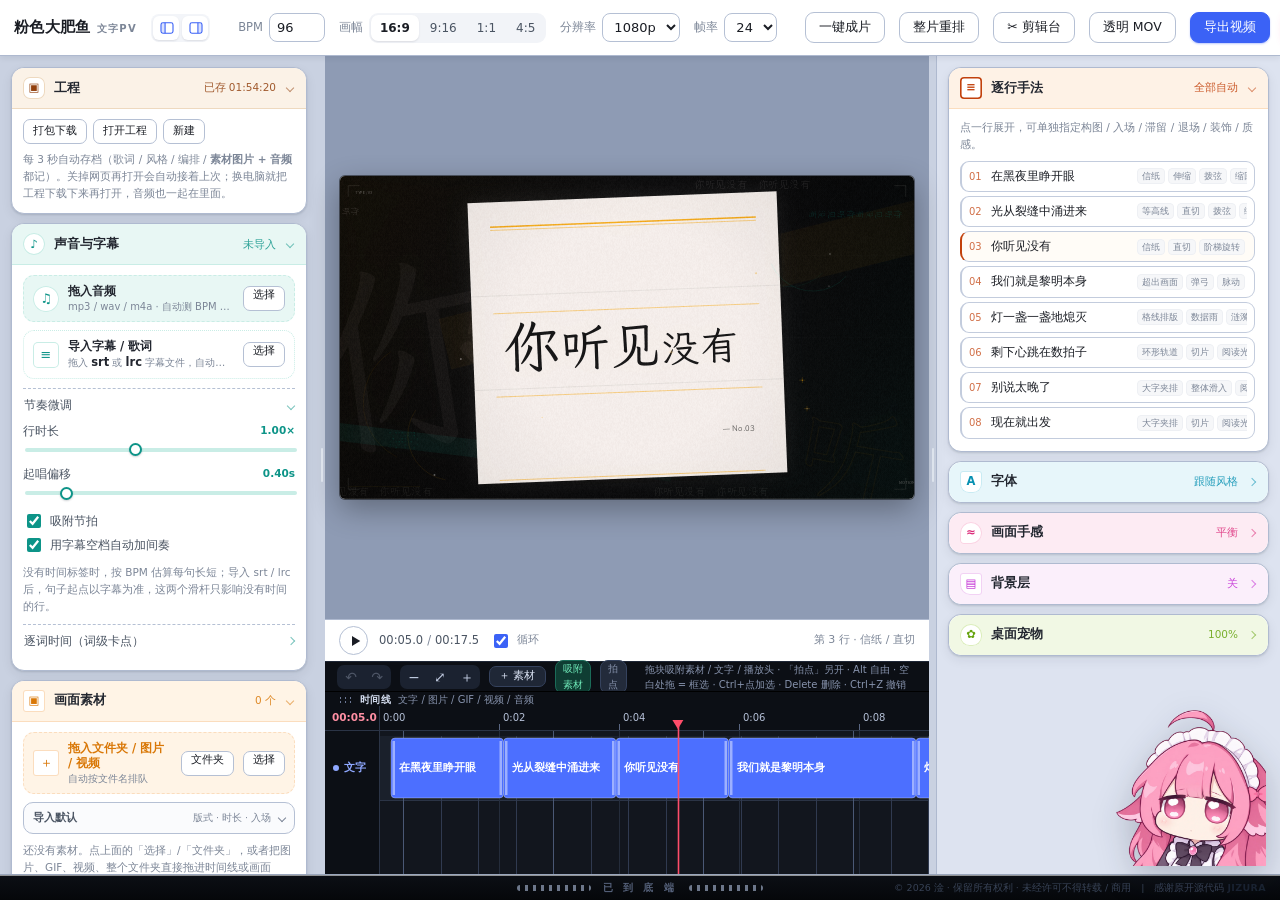
<file: index.html>
<!doctype html>
<html lang="zh-Hans">
<head>
<meta charset="utf-8">
<meta name="viewport" content="width=device-width, initial-scale=1">
<title>粉色大肥鱼-文字PV — 词级编舞的重击 MAD / 文字 PV / 剪辑台</title>
<meta name="description" content="粉色大肥鱼-文字PV：词级编舞的文字 PV / 重击 MAD 工坊，内置多轨剪辑台（视频 / 图片 / 文字 / 音频），900+ 手法库当动画效果用，浏览器里直接导出带音频的 MP4。">
<meta property="og:title" content="粉色大肥鱼-文字PV — 词级编舞的重击 MAD + 多轨剪辑台">
<meta property="og:description" content="把歌词做成词级编舞的文字 PV / 重击 MAD，再用多轨剪辑台排素材、套手法、混音、导出 MP4；内嵌字体，离线也能用。">
<meta property="og:type" content="website">
<meta name="theme-color" content="#F7F8FA">
<link rel="icon" href="[data-uri]">
<link rel="stylesheet" href="app/embedded_fonts.css?v=202610282137">
<link rel="stylesheet" href="app/studio.css?v=202610282137">
<link rel="stylesheet" href="app/editor.css?v=202610282137">
</head>
<body>

<header class="topbar">
  <div class="brand" title="粉色大肥鱼-文字PV">粉色大肥鱼<span class="brand-sub">文字PV</span></div>

  <div class="tb-panels">
    <button class="tb-ico" id="btnLeft" aria-pressed="true" title="显示 / 隐藏左栏（素材 · 风格）">
      <svg viewBox="0 0 20 20" width="16" height="16"><rect x="2.5" y="3.5" width="15" height="13" rx="2.4" fill="none" stroke="currentColor" stroke-width="1.4"/><path d="M7.6 3.5v13" stroke="currentColor" stroke-width="1.4"/><rect x="3" y="4" width="4.6" height="12" fill="currentColor" opacity=".18"/></svg>
    </button>
    <button class="tb-ico" id="btnRight" aria-pressed="true" title="显示 / 隐藏右栏（手法 · 手感）">
      <svg viewBox="0 0 20 20" width="16" height="16"><rect x="2.5" y="3.5" width="15" height="13" rx="2.4" fill="none" stroke="currentColor" stroke-width="1.4"/><path d="M12.4 3.5v13" stroke="currentColor" stroke-width="1.4"/><rect x="12.9" y="4" width="4.1" height="12" fill="currentColor" opacity=".18"/></svg>
    </button>
  </div>

  <span class="tb-div"></span>

  <div class="tb-field">
    <label for="bpm">BPM</label>
    <input id="bpm" type="number" min="0" max="300" step="1" value="96">
    <span class="tag-auto" id="bpmAuto" hidden>自动</span>
  </div>

  <div class="tb-field">
    <label>画幅</label>
    <div class="seg" id="segAspect">
      <button data-v="16:9" class="on">16:9</button>
      <button data-v="9:16">9:16</button>
      <button data-v="1:1">1:1</button>
      <button data-v="4:5">4:5</button>
    </div>
  </div>

  <div class="tb-field">
    <label for="selRes">分辨率</label>
    <select id="selRes">
      <option value="720">720p</option>
      <option value="1080" selected>1080p</option>
      <option value="1440">1440p</option>
    </select>
  </div>

  <div class="tb-field">
    <label for="selFps">帧率</label>
    <select id="selFps">
      <option value="24" selected>24</option>
      <option value="30">30</option>
      <option value="60">60</option>
    </select>
  </div>

  <div class="grow"></div>

  <button class="btn ghost" id="btnOneShot" title="用完整高级手法库重新编排">一键成片</button>
  <button class="btn ghost" id="btnShuffleAll" title="换一整套编排（同样的字，不同的手法）">整片重排</button>
  <button class="btn ghost" id="btnEditor" title="打开剪辑台：多轨时间线、素材拖拽、分割 / 波纹删除 / 转场 / 关键帧，手法库当动画效果用，导出带音频的 MP4">✂ 剪辑台</button>
  <button class="btn ghost" id="btnExportPNG" title="导出带透明通道的 MOV 视频，可导入剪映 / AE / PR 当透明素材（Alt+点击 = 导出 PNG 序列 zip）">透明 MOV</button>
  <button class="btn primary" id="btnExport">导出视频</button>
</header>

<main class="shell" id="shell">

  <!-- ═════════════ 左栏 ═════════════ -->
  <aside class="panel left" id="panelLeft">

    <!-- 工程存档 -->
    <details class="card" data-tone="proj" data-fold="proj" open>
      <summary class="ch">
        <i class="ch-ico">▣</i>
        <span class="ch-t">工程</span>
        <span class="ch-s" id="projAt">未保存</span>
        <i class="ch-ar"></i>
      </summary>
      <div class="ch-body">
        <div class="row-btns">
          <button class="btn tiny" id="btnProjSave" title="工程 + 音频 + 图片 + 字幕打成 zip">打包下载</button>
          <button class="btn tiny" id="btnProjOpen" title="选一个工程文件，接着上次做">打开工程</button>
          <button class="btn tiny" id="btnProjClear" title="清空存档，回到内置示例">新建</button>
        </div>
        <div class="proj-state" id="projAudio"></div>
        <input type="file" id="projFile" accept=".json,application/json" hidden>
        <p class="tip">每 3 秒自动存档（歌词 / 风格 / 编排 / <b>素材图片 + 音频</b> 都记）。关掉网页再打开会自动接着上次；换电脑就把工程下载下来再打开，音频也一起在里面。</p>
      </div>
    </details>

    <!-- 声音与字幕 -->    <details class="card" data-tone="audio" data-fold="media" open>
      <summary class="ch">
        <i class="ch-ico">♪</i>
        <span class="ch-t">声音与字幕</span>
        <span class="ch-s" id="sumMedia">未导入</span>
        <i class="ch-ar"></i>
      </summary>
      <div class="ch-body">

        <div class="drop" id="dropAudio" tabindex="0" role="button">
          <input type="file" id="fileAudio" accept="audio/*,.mp3,.wav,.m4a,.aac,.ogg,.flac" hidden>
          <span class="drop-ic">♫</span>
          <span class="drop-tx"><b>拖入音频</b><small>mp3 / wav / m4a · 自动测 BPM 与拍点</small></span>
          <span class="btn tiny" id="btnPickAudio">选择</span>
        </div>

        <div class="audio-card" id="audioCard" hidden>
          <div class="ac-top">
            <span class="ac-name" id="audioName"></span>
            <button class="ac-x" id="btnAudioDel" title="移除音频">×</button>
          </div>
          <canvas class="wave" id="wave" height="36"></canvas>
          <div class="ac-meta" id="audioMeta"></div>
          <div class="ac-row">
            <svg class="ac-vol" viewBox="0 0 16 16" width="14" height="14"><path d="M3 6h2.2L8.6 3.2v9.6L5.2 10H3z" fill="currentColor"/><path d="M10.6 5.6a3.2 3.2 0 0 1 0 4.8M12.3 3.9a5.6 5.6 0 0 1 0 8.2" fill="none" stroke="currentColor" stroke-width="1.2" stroke-linecap="round"/></svg>
            <input type="range" id="vol" min="0" max="100" value="80">
          </div>
        </div>

        <div class="drop sub" id="dropSub" tabindex="0" role="button">
          <input type="file" id="fileSub" accept=".srt,.lrc,.vtt,.txt" hidden>
          <span class="drop-ic">≡</span>
          <span class="drop-tx"><b>导入字幕 / 歌词</b><small>拖入 <b class="hint-strong">srt</b> 或 <b class="hint-strong">lrc</b> 字幕文件，自动转成时间标签卡点</small></span>
          <span class="btn tiny" id="btnPickSub">选择</span>
        </div>

        <div class="sub-state" id="subState" hidden>
          <span class="pill" id="subPill"></span>
          <button class="link" id="btnSubClear">改回按节拍估算</button>
        </div>

        <details class="sub" id="foldRhythm" open>
          <summary class="sh"><span>节奏微调</span><i class="ch-ar"></i></summary>
          <div class="sb">
            <div class="slider"><label>行时长 <output id="oLineLen">1.00×</output></label><input type="range" id="lineScale" min="60" max="160" value="100"></div>
            <div class="slider"><label>起唱偏移 <output id="oOffset">0.40s</output></label><input type="range" id="offset" min="0" max="300" value="40"></div>
            <label class="check"><input type="checkbox" id="snap" checked> 吸附节拍</label>
            <label class="check"><input type="checkbox" id="autoInst" checked> 用字幕空档自动加间奏</label>
            <p class="tip" id="rhythmTip">没有时间标签时，按 BPM 估算每句长短；导入 srt / lrc 后，句子起点以字幕为准，这两个滑杆只影响没有时间的行。</p>
            <details class="sub" id="foldWords">
              <summary class="sh"><span>逐词时间（词级卡点）</span><i class="ch-ar"></i></summary>
              <div class="sb">
                <p class="tip tight">每行：行号 → 词 → 起点秒 → 终点秒。留空会自动估算并吸附人声起音；也可以「半速点拍」或导入 YRC / QRC / ASS 逐字。增强型 LRC 写成 <b>&lt;00:12.34&gt;词</b>。</p>
                <textarea id="wordSheet" class="sheet" spellcheck="false" placeholder="1	我	0.066	0.320"></textarea>
                <div class="row-btns">
                  <button class="btn tiny" id="btnWordSheet">生成 / 刷新</button>
                  <button class="btn tiny" id="btnWordApply">应用</button>
                  <button class="btn tiny" id="btnWordAuto">自动</button>
                  <button class="btn tiny" id="btnWordTap" title="半速播放，唱到每个词时按空格 / 点画面">半速点拍</button>
                  <button class="btn tiny" id="btnWordImport" title="支持逐字 YRC / QRC / ASS 卡拉 OK；KRC 需要先解密">导入逐字</button>
                  <input type="file" id="wordFile" accept=".yrc,.qrc,.ass,.krc,.lrc,.txt" hidden>
                </div>
              </div>
            </details>
          </div>
        </details>
      </div>
    </details>

    <!-- 图片素材（独立分区） -->
    <details class="card" data-tone="media" data-fold="media2" open>
      <summary class="ch">
        <i class="ch-ico">▣</i>
        <span class="ch-t">画面素材</span>
        <span class="ch-s" id="sumMedia2">0 个</span>
        <i class="ch-ar"></i>
      </summary>
      <div class="ch-body">
        <div class="drop" id="dropMedia" tabindex="0" role="button">
          <input type="file" id="fileMedia" accept="image/*,video/*,.png,.jpg,.jpeg,.webp,.gif,.avif,.svg,.mp4,.webm,.mov,.m4v" multiple hidden>
          <input type="file" id="fileFolder" webkitdirectory directory multiple hidden>
          <span class="drop-ic">＋</span>
          <span class="drop-tx"><b>拖入文件夹 / 图片 / 视频</b><small>自动按文件名排队</small></span>
          <span class="btn tiny" id="btnPickFolder" title="选一个文件夹：里面的图片 / GIF / 视频 / 音频 / 字幕会按文件名顺序自动排进时间线">文件夹</span>
          <span class="btn tiny" id="btnPickMedia">选择</span>
        </div>
        <details class="mini">
          <summary class="mini-head"><span>导入默认</span><small>版式 · 时长 · 入场</small><i class="mini-ar"></i></summary>
          <div class="mini-body">
            <div class="bc-row">
              <label>版式
                <select id="cfgLayout">
                  <option value="slot" selected>进版式（信纸 / 拍立得…）</option>
                  <option value="auto">自由层 · 自动适配</option>
                  <option value="cover">自由层 · 铺满画面</option>
                  <option value="fit">自由层 · 完整 + 模糊底</option>
                  <option value="card">自由层 · 卡片</option>
                  <option value="sticker">自由层 · 贴纸</option>
                </select>
              </label>
            </div>
            <div class="bc-row">
              <label>每段长度
                <select id="cfgLen">
                  <option value="auto" selected>自动</option>
                  <option value="1">1 拍</option>
                  <option value="2">2 拍</option>
                  <option value="4">4 拍</option>
                  <option value="8">8 拍</option>
                  <option value="line">跟歌词行</option>
                </select>
              </label>
              <label>入场动作
                <select id="cfgIn">
                  <option value="auto" selected>自动（轮换）</option>
                  <option value="none">无</option>
                  <option value="pop">弹入</option>
                  <option value="zoom">缩放冲入</option>
                  <option value="fade">淡入</option>
                  <option value="slideL">左滑入</option>
                  <option value="slideR">右滑入</option>
                  <option value="spin">旋转入</option>
                </select>
              </label>
            </div>
            <div class="mini-checks">
              <label class="check"><input type="checkbox" id="cfgPulse" checked> 踩拍律动</label>
              <label class="check"><input type="checkbox" id="cfgVideoSpan" title="勾选后视频不锁进版式，按原片长铺开"> 视频按原片长</label>
            </div>
          </div>
        </details>
        <div class="media-list" id="mediaList"></div>

        <div class="media-insp" id="mediaInsp" hidden>
          <div class="mi-head">
            <span class="mi-thumb" id="miThumb">▣</span>
            <div class="mi-title"><b id="miSelName">—</b><small id="miKind">素材</small></div>
            <button class="mi-close" id="miClose" title="取消选择">×</button>
          </div>
          <div class="mi-tabs" role="tablist">
            <button class="mi-tab on" data-tab="basic">基础</button>
            <button class="mi-tab" data-tab="slot">版面</button>
            <button class="mi-tab" data-tab="video" id="miTabVideo" hidden>视频</button>
            <button class="mi-tab" data-tab="anim">动画</button>
          </div>
          <div class="mi-panes">
            <div class="mi-pane on" data-pane="basic">
              <div class="mi-sec">
                <h4>画面</h4>
                <div class="bc-row">
                  <label>版式
                    <select id="miLayout">
                      <option value="slot">进版式（融进画面）</option>
                      <option value="auto">自由层 · 自动适配</option><option value="cover">自由层 · 铺满画面</option><option value="fit">自由层 · 完整 + 模糊底</option>
                      <option value="card">自由层 · 卡片</option><option value="sticker">自由层 · 贴纸</option><option value="raw">自由层 · 原样</option>
                    </select>
                  </label>
                  <label>入场
                    <select id="miIn">
                      <option value="none">无</option><option value="pop">弹入</option><option value="zoom">缩放冲入</option>
                      <option value="fade">淡入</option><option value="slideL">左滑入</option><option value="slideR">右滑入</option><option value="spin">旋转入</option>
                    </select>
                  </label>
                </div>
                <div class="slider"><label>融合度 <output id="oMiBlend">45%</output></label><input type="range" id="miBlend" min="0" max="100" value="45"></div>
                <div class="slider"><label>踩拍律动 <output id="oMiReact">50%</output></label><input type="range" id="miReact" min="0" max="100" value="50"></div>
              </div>
              <div class="mi-sec">
                <h4>变换</h4>
                <div class="slider"><label>大小 <output id="oMiScale">30%</output></label><input type="range" id="miScale" min="2" max="300" value="30"></div>
                <div class="slider"><label>不透明度 <output id="oMiOpacity">100%</output></label><input type="range" id="miOpacity" min="0" max="100" value="100"></div>
                <div class="slider"><label>旋转 <output id="oMiRot">0°</output></label><input type="range" id="miRot" min="-180" max="180" value="0"></div>
                <div class="mi-row" id="miTimeRow">
                  <label>起点<input type="number" id="miStart" step="0.01" min="0" value="0"></label>
                  <label>时长<input type="number" id="miDur" step="0.01" min="0.3" value="4"></label>
                </div>
              </div>
              <div class="mi-quick" id="miQuick">
                <button class="btn tiny" id="miFit" title="按画面宽度铺满">铺满</button>
                <button class="btn tiny" id="miTimeAll" title="从片头铺满整首，并嵌进每一句的卡片 / 版式里">铺满整首</button>
                <button class="btn tiny" id="miCenter" title="回到画面中央">居中</button>
                <button class="btn tiny" id="miFront" title="在歌词上面还是下面">压在字下</button>
                <button class="btn tiny" id="miUp" title="往上挪一层">上层</button>
                <button class="btn tiny" id="miDown" title="往下挪一层">下层</button>
              </div>
            </div>
            <div class="mi-pane" data-pane="slot">
              <div class="mi-slot" id="miSlotBox" hidden>
                <div class="kf-head"><b>版面位</b><span id="miSlotInfo">—</span></div>
                <div class="mi-acts">
                  <button class="btn tiny" id="miSlotBind" title="把这张素材放进播放头所在那一句的版式里">放进这一句</button>
                  <button class="btn tiny" id="miSlotReroll" title="给这一行换一个能放素材的版式">换个版式</button>
                  <button class="btn tiny" id="miSlotFree" title="退回自由层">改成自由层</button>
                </div>
                <div class="mi-row"><label>卡片里
                  <select id="miSlotFit" title="素材怎么放进卡片的框：填满会裁掉超出部分，完整会留白">
                    <option value="auto" selected>跟版式</option>
                    <option value="cover">填满（裁切）</option>
                    <option value="contain">完整（留白）</option>
                  </select>
                </label></div>
              </div>
            </div>
            <div class="mi-pane" data-pane="video">
              <div class="vid-box" id="miVideoRow" hidden>
                <div class="kf-head"><b>视频片段</b><span id="miVidMeta">—</span></div>
                <div class="mi-row">
                  <label>入点<input type="number" id="miTrim" step="0.1" min="0" value="0"></label>
                  <label>出点<input type="number" id="miTrimEnd" step="0.1" min="0" value="0"></label>
                </div>
                <label class="check mi-loop"><input type="checkbox" id="miLoop" checked> 片段循环</label>
                <div class="mi-row"><label>背景
                  <select id="miVidBgMode" title="视频背景用模糊视频、原样视频，还是网站原本的背景">
                    <option value="auto" selected>自动</option>
                    <option value="blur">模糊视频</option>
                    <option value="sharp">视频原样</option>
                    <option value="site">网站原背景</option>
                  </select>
                </label></div>
                <div class="slider"><label>背景模糊 <output id="oVidBlur">60%</output></label><input type="range" id="miVidBlur" min="0" max="100" value="60"></div>
                <div class="mi-acts">
                  <button class="btn tiny" id="miVidIn" title="把播放头所在位置设为入点">入点</button>
                  <button class="btn tiny" id="miVidOut" title="把播放头所在位置设为出点">出点</button>
                  <button class="btn tiny" id="miVidWhole" title="按原片长度铺到时间线上，并嵌进覆盖到的每一句卡片">按原片长</button>
                  <button class="btn tiny" id="miVidAll" title="从片头铺满整首，并嵌进每一句的卡片">铺满整首</button>
                </div>
              </div>
            </div>
            <div class="mi-pane" data-pane="anim">
              <div class="mi-kf">
                <div class="kf-head"><b>关键帧</b><label class="check tight"><input type="checkbox" id="miAutoKey"> 自动记录</label></div>
                <div class="kf-row">
                  <button class="btn tiny" id="kfPrev" title="跳到上一个关键帧">◀</button>
                  <button class="btn tiny kf-add" id="kfAdd" title="在播放头处打关键帧">◆ 打关键帧</button>
                  <button class="btn tiny" id="kfDel" title="删掉播放头所在位置的关键帧">◇ 删除</button>
                  <button class="btn tiny" id="kfNext" title="跳到下一个关键帧">▶</button>
                </div>
                <div class="kf-row">
                  <select id="kfEase" title="关键帧之间的过渡">
                    <option value="inout" selected>缓入缓出</option>
                    <option value="linear">匀速</option>
                    <option value="out">先快后慢</option>
                    <option value="in">先慢后快</option>
                    <option value="back">回弹</option>
                    <option value="hold">瞬切（保持）</option>
                  </select>
                  <select id="kfPreset" title="一键生成一组关键帧">
                    <option value="" selected>套用动画…</option>
                    <optgroup label="入场">
                      <option value="fadeIn">淡入</option><option value="popIn">弹入</option>
                      <option value="slideL">左滑入</option><option value="slideR">右滑入</option>
                      <option value="slideU">上滑入</option><option value="slideD">下滑入</option>
                      <option value="spinIn">旋转入</option>
                    </optgroup>
                    <optgroup label="出场">
                      <option value="fadeOut">淡出</option><option value="shrinkOut">缩小出</option>
                    </optgroup>
                    <optgroup label="踩拍">
                      <option value="pulse">踩拍脉冲</option><option value="sway">踩拍摇摆</option>
                    </optgroup>
                    <optgroup label="运镜">
                      <option value="pushIn">缓慢推近</option><option value="pullOut">缓慢拉远</option>
                      <option value="panLR">缓慢平移</option>
                    </optgroup>
                    <optgroup label="其他">
                      <option value="clear">清除全部关键帧</option>
                    </optgroup>
                  </select>
                </div>
                <p class="tip tight" id="kfInfo" title="关键帧可以拖时间线上的 ◆ 改时间；在画面上拖动 / 缩放会写入当前值"></p>
              </div>
            </div>
          </div>
        </div>


      </div>
    </details>

    <!-- 歌词 -->
    <details class="card" data-tone="content" data-fold="lyrics" open>
      <summary class="ch">
        <i class="ch-ico">文</i>
        <span class="ch-t">歌词文案</span>
        <span class="ch-s" id="sumLyrics">—</span>
        <i class="ch-ar"></i>
      </summary>
      <div class="ch-body">
        <textarea id="lyrics" spellcheck="false" placeholder="一行一句歌词；导入 srt / lrc 后每行前面会带 [00:12.40] 时间标签"></textarea>
        <div class="syntax">
          <span><b>/</b> 切镜头</span>
          <span><b>*字*</b> 强调</span>
          <span><b>!</b> 重击</span>
          <span><b>[间奏 4]</b> 空拍</span>
        </div>
        <div class="row-btns">
          <button class="btn tiny" id="btnSample">载入示例</button>
          <button class="btn tiny" id="btnStripTime" title="把每行前面的 [00:12.40] 去掉，改回按节拍估算">去掉时间标签</button>
        </div>
      </div>
    </details>

    <!-- 风格 -->
    <details class="card" data-tone="style" data-fold="style" open>
      <summary class="ch">
        <i class="ch-ico">◐</i>
        <span class="ch-t">整体风格</span>
        <span class="ch-s" id="sumStyle">—</span>
        <i class="ch-ar"></i>
      </summary>
      <div class="ch-body">
        <div class="style-custom">
          <span class="sc-t">自定义配色</span>
          <input type="color" id="cBg" value="#FFD9EC" title="底色">
          <input type="color" id="cFg" value="#2A2350" title="文字色">
          <input type="color" id="cAcc" value="#FF4D8D" title="强调色">
          <button class="btn tiny" id="cApply" title="用自己的三个颜色生成一套配色">套用</button>
        </div>
        <div class="styles" id="styleGrid"></div>
      </div>
    </details>

    <!-- 完整手法库（默认折叠；新编舞不依赖它，但 911 个手法都还在） -->
    <details class="card lib-card" data-tone="lib" data-fold="lib" id="cardLib">
      <summary class="ch">
        <i class="ch-ico">✦</i>
        <span class="ch-t">高级手法库</span>
        <span class="ch-s" id="libCount">完整手法库</span>
        <i class="ch-ar"></i>
      </summary>
      <div class="ch-body">
        <div class="lib-bar">
          <input id="libSearch" type="search" placeholder="搜索：翻页 / 网点 / 墨 / 字幕条…" spellcheck="false">
          <div class="lib-target">套用到 <b id="libTarget">（先点开一行歌词）</b></div>
        </div>
        <p class="tip tight">这库默认折叠，自动编舞不会随机抽它；想逐行指定旧手法时再打开。</p>
        <div class="lib-scroll" id="libBody"></div>
      </div>
    </details>

  </aside>

  <div class="rz" data-rz="left" title="拖动调整左栏宽度 · 双击复位"></div>

  <!-- ═════════════ 中栏 ═════════════ -->
  <section class="stage">
    <div class="viewport" id="viewport">
      <canvas id="view"></canvas>
      <div class="vmsg" id="viewMsg" hidden></div>
      <div class="export-bar" id="exportBar" hidden>
        <div class="eb-inner">
          <div class="eb-label" id="ebLabel">准备中…</div>
          <div class="eb-track"><i id="ebFill"></i></div>
          <button class="btn tiny" id="btnCancelExport">取消</button>
        </div>
      </div>
    </div>

    <div class="transport">
      <button class="icon-btn" id="btnPlay" aria-label="播放">
        <svg viewBox="0 0 24 24" width="18" height="18"><path d="M8 5.2v13.6L19 12z" fill="currentColor"/></svg>
      </button>
      <div class="time"><span id="tNow">00:00.0</span><span class="sep">/</span><span id="tAll">00:00.0</span></div>
      <label class="check tight"><input type="checkbox" id="loop" checked> 循环</label>
      <div class="grow"></div>
      <div class="line-cap" id="lineCap"></div>
    </div>

    <div class="tl-toolbar">
      <div class="tl-tools">
        <button class="tl-btn" id="btnUndo" title="撤销（Ctrl+Z）" disabled>↶</button>
        <button class="tl-btn" id="btnRedo" title="重做（Ctrl+Shift+Z / Ctrl+Y）" disabled>↷</button>
      </div>
      <div class="tl-tools">
        <button class="tl-btn" id="btnZoomOut" title="轨道缩小（Ctrl + −）">−</button>
        <button class="tl-btn" id="btnZoomFit" title="适配窗口（Shift + Z）">⤢</button>
        <button class="tl-btn" id="btnZoomIn" title="轨道放大（Ctrl + +）">＋</button>
      </div>
      <button class="tl-add" id="btnAddMedia" title="导入图片 / GIF / 视频 / 整个文件夹（Ctrl+I，也可以直接拖进时间线）">＋ 素材</button>
      <span class="tl-snap" id="tlSnapTag" title="吸附素材 / 文字块 / 播放头（N）">吸附素材</span>
      <span class="tl-snap off" id="tlBeatTag" title="额外吸附节拍（B）">拍点</span>
      <span class="grow"></span>
      <span class="tl-hint" id="tlHint">拖块吸附素材 / 文字 / 播放头 · 「拍点」另开 · Alt 自由 · 空白处拖 = 框选 · Ctrl+点加选 · Delete 删除 · Ctrl+Z 撤销</span>
    </div>

    <div class="tl-grip" id="rzTl" title="拖动调整时间线高度 · 双击复位">
      <span class="tg-dots"></span>
      <span class="tg-label">时间线</span>
      <span class="tg-hint">文字 / 图片 / GIF / 视频 / 音频</span>
    </div>

    <div class="timeline-wrap" id="tlWrap">
      <div class="tl-scroll" id="tlScroll">
        <div class="tl-inner" id="tlInner"></div>
      </div>
      <canvas id="tl"></canvas>
      <div class="tl-drop" id="tlDrop" hidden>松手放到这里</div>
    </div>
  </section>

  <div class="rz" data-rz="right" title="拖动调整右栏宽度 · 双击复位"></div>

  <!-- ═════════════ 右栏 ═════════════ -->
  <aside class="panel right" id="panelRight">

    <details class="card" data-tone="switch" data-fold="switch" hidden>
      <summary class="ch">
        <i class="ch-ico">◎</i>
        <span class="ch-t">编舞类型与开关</span>
        <span class="ch-s" id="sumSwitch">5 / 6</span>
        <i class="ch-ar"></i>
      </summary>
      <div class="ch-body">
        <div class="genre-row">
          <span class="genre-lab">编舞类型</span>
          <div class="seg wide" id="segGenre">
            <button data-v="mad" class="on">重击 MAD</button>
            <button data-v="lyric">抒情 PV</button>
            <button data-v="journal">手帐</button>
          </div>
        </div>
        <div class="togs">
          <label class="tog"><input type="checkbox" id="swExtra" checked><i></i><span>更多特效</span></label>
          <label class="tog"><input type="checkbox" id="swNew" checked><i></i><span>本作新增</span></label>
          <label class="tog"><input type="checkbox" id="swTypo" checked><i></i><span>文字排版系</span></label>
          <label class="tog"><input type="checkbox" id="swKinetic" checked><i></i><span>动态文字系</span></label>
          <label class="tog"><input type="checkbox" id="swUnify" checked><i></i><span>统一感</span></label>
          <label class="tog"><input type="checkbox" id="swTypeset" checked><i></i><span>中文排版</span></label>
        </div>
        <p class="tip">关掉某一类，自动编排时就完全不会用到它；已经手动指定的行不受影响。</p>
      </div>
    </details>

    <details class="card" data-tone="lines" data-fold="lines" open>
      <summary class="ch">
        <i class="ch-ico">≡</i>
        <span class="ch-t">逐行手法</span>
        <span class="ch-s" id="sumLines">全部自动</span>
        <i class="ch-ar"></i>
      </summary>
      <div class="ch-body">
        <p class="tip tight">点一行展开，可单独指定构图 / 入场 / 滞留 / 退场 / 装饰 / 质感。</p>
        <div class="lines" id="lineList"></div>
      </div>
    </details>

    <!-- 字体 -->
    <details class="card" data-tone="fonts" data-fold="fonts">
      <summary class="ch">
        <i class="ch-ico">A</i>
        <span class="ch-t">字体</span>
        <span class="ch-s" id="sumFonts">跟随风格</span>
        <i class="ch-ar"></i>
      </summary>
      <div class="ch-body">
        <div class="fonts">
          <label><span>主字</span><select id="fDisplay"></select></label>
          <label><span>衬线</span><select id="fSerif"></select></label>
          <label><span>正文</span><select id="fBody"></select></label>
        </div>
        <p class="tip">内嵌子集化的 Noto / 站酷 / 霞鹜文楷 / 马善政，断网也一致；缺字才回退本机字体。</p>
      </div>
    </details>

    <details class="card" data-tone="feel" data-fold="feel">
      <summary class="ch">
        <i class="ch-ico">≈</i>
        <span class="ch-t">画面手感</span>
        <span class="ch-s" id="sumFeel">平衡</span>
        <i class="ch-ar"></i>
      </summary>
      <div class="ch-body">
        <div class="seg wide" id="segTaste">
          <button data-v="calm">克制</button>
          <button data-v="mid" class="on">平衡</button>
          <button data-v="wild">奔放</button>
        </div>
        <div class="slider"><label>动势 <output id="oMotion">0.65</output></label><input type="range" id="motion" min="0" max="100" value="65"></div>
        <div class="slider"><label>密度 <output id="oDensity">0.50</output></label><input type="range" id="density" min="0" max="100" value="50"></div>
        <div class="slider"><label>装饰 <output id="oDecor">0.45</output></label><input type="range" id="decor" min="0" max="100" value="45"></div>
        <div class="slider"><label>故障 <output id="oGlitch">0.45</output></label><input type="range" id="glitch" min="0" max="100" value="45"></div>

        <details class="sub" id="foldFeelMore">
          <summary class="sh"><span>更多（质感 / 色差 / 变化度）</span><i class="ch-ar"></i></summary>
          <div class="sb">
            <div class="slider"><label>质感 <output id="oTexture">0.55</output></label><input type="range" id="texture" min="0" max="100" value="55"></div>
            <div class="slider"><label>色差 <output id="oChroma">0.34</output></label><input type="range" id="chroma" min="0" max="100" value="34"></div>
            <div class="slider"><label>动态模糊（子帧） <output id="oMotionBlur">4</output></label><input type="range" id="motionBlur" min="0" max="8" step="1" value="4"></div>
            <div class="tl-row"><span class="tl-lab">コマ打ち</span><div class="seg" id="segKoma">
              <button data-v="24">24</button><button data-v="12" class="on">12</button><button data-v="8">8</button><button data-v="0">关</button>
            </div></div>
            <div class="slider hl"><label>变化度 <output id="oVariety">0.45</output></label><input type="range" id="variety" min="0" max="100" value="45"></div>
            <p class="tip">变化度越高，同一个段落里越不会反复用同一种构图 / 入场；调低则整片更像一套统一的手艺。</p>
          </div>
        </details>
      </div>
    </details>

    <details class="card" data-tone="text" data-fold="text">
      <summary class="ch">
        <i class="ch-ico">▤</i>
        <span class="ch-t">背景层</span>
        <span class="ch-s" id="sumText">关</span>
        <i class="ch-ar"></i>
      </summary>
      <div class="ch-body">
        <div class="tl-row tl-shapes">
          <span class="tl-lab">形状图层</span>
          <div class="chips">
            <label class="chip"><input type="checkbox" id="shBlock"><span>色块</span></label>
            <label class="chip"><input type="checkbox" id="shHoney"><span>蜂窝</span></label>
            <label class="chip"><input type="checkbox" id="shDots"><span>网点</span></label>
            <label class="chip"><input type="checkbox" id="shNoise"><span>噪点</span></label>
          </div>
        </div>
        <div class="slider"><label>数量 <output id="oShAmt">0.45</output></label><input type="range" id="shAmt" min="0" max="100" value="45"></div>
        <div class="slider"><label>大小差异 <output id="oShSize">0.65</output></label><input type="range" id="shSize" min="0" max="100" value="65"></div>
        <div class="slider"><label>运动幅度 <output id="oShDrift">0.50</output></label><input type="range" id="shDrift" min="0" max="100" value="50"></div>
        <p class="tip">背景层垫在文字下面：色块 / 蜂窝 / 网点 / 噪点会按大小随机铺开，每一块有各自的漂移、旋转和呼吸，不再是一排同样大的方块。</p>
        <details class="sub">
          <summary class="sh"><span>文字描边 / 叠层（可选）</span><i class="ch-ar"></i></summary>
          <div class="sb">
            <label class="check"><input type="checkbox" id="tlOutlineEn"> 英文仅描边（大号拉丁字镂空）</label>
            <div class="tl-row">
              <span class="tl-lab">实心 + 描边叠层</span>
              <div class="seg" id="segStack">
                <button data-v="0" class="on">关</button>
                <button data-v="1">1</button>
                <button data-v="2">2</button>
                <button data-v="3">3</button>
              </div>
            </div>
            <p class="tip">只影响文字本身；和上面的背景形状互不干扰。</p>
          </div>
        </details>
      </div>
    </details>

    <!-- 桌面宠物 -->
    <details class="card" data-tone="pet" data-fold="pet">
      <summary class="ch">
        <i class="ch-ico">✿</i>
        <span class="ch-t">桌面宠物</span>
        <span class="ch-s" id="sumPet">在右下角</span>
        <i class="ch-ar"></i>
      </summary>
      <div class="ch-body">
        <label class="check"><input type="checkbox" id="petOn" checked> 显示宠物</label>
        <div class="slider"><label>大小 <output id="oPetSize">100%</output></label><input type="range" id="petSize" min="60" max="170" value="100"></div>
        <div class="slider"><label>捏的音量 <output id="oPetVol">70%</output></label><input type="range" id="petVol" min="0" max="100" value="70"></div>
        <label class="check"><input type="checkbox" id="petMute"> 静音（不听她的声音）</label>
        <label class="check"><input type="checkbox" id="petQuiet"> 安静模式（不主动说话）</label>
        <div class="row-btns">
          <button class="btn tiny" id="btnPetPinch">捏一下</button>
          <button class="btn tiny" id="btnPetHome">回到右下角</button>
        </div>
        <p class="tip">拖住就能把她挪开，点一下就是捏。她平时会自己冒气泡，被捏的时候会抗议。</p>
      </div>
    </details>

  </aside>
</main>

<div id="toast" class="toast" hidden></div>

<!-- 剪辑台（NLE）：由 app/editor.js 构建界面，默认隐藏 -->
<div id="ed"></div>

<!-- 底端挡条：告诉这里到底了 -->
<footer class="bottombar" id="bottombar" aria-hidden="true">
  <i class="bb-grip"></i>
  <span class="bb-txt">已 到 底 端</span>
  <i class="bb-grip"></i>
  <span class="bb-credit">© 2026 淦 · 保留所有权利 · 未经许可不得转载 / 商用　|　感谢原开源代码 <b>JIZURA</b></span>
</footer>

<!-- 引擎 -->
<script src="vendor/mp4-muxer.min.js?v=202610282137"></script>
<script src="engine/01_util.js?v=202610282137"></script>
<script src="engine/02_fonts.js?v=202610282137"></script>
<script src="engine/02b_lang.js?v=202610282137"></script>
<script src="engine/03_text.js?v=202610282137"></script>
<script src="engine/04_styles.js?v=202610282137"></script>
<script src="engine/05_anim.js?v=202610282137"></script>
<script src="engine/05b_registry.js?v=202610282137"></script>
<script src="engine/06_layouts.js?v=202610282137"></script>
<script src="engine/07_decor.js?v=202610282137"></script>
<script src="engine/08_planner.js?v=202610282137"></script>
<script src="engine/08b_omakase.js?v=202610282137"></script>
<script src="engine/09_render.js?v=202610282137"></script>
<script src="engine/10_audio.js?v=202610282137"></script>
<script src="engine/11_export.js?v=202610282137"></script>
<script src="engine/11p_bgcamB.js?v=202610282137"></script>
<script src="engine/11p_decor.js?v=202610282137"></script>
<script src="engine/11p_decorB.js?v=202610282137"></script>
<script src="engine/11p_enter.js?v=202610282137"></script>
<script src="engine/11p_enterB.js?v=202610282137"></script>
<script src="engine/11p_exit.js?v=202610282137"></script>
<script src="engine/11p_exitB.js?v=202610282137"></script>
<script src="engine/11p_fxB.js?v=202610282137"></script>
<script src="engine/11p_horror1.js?v=202610282137"></script>
<script src="engine/11p_horror2.js?v=202610282137"></script>
<script src="engine/11p_horror3.js?v=202610282137"></script>
<script src="engine/11p_kinetic1.js?v=202610282137"></script>
<script src="engine/11p_kinetic2.js?v=202610282137"></script>
<script src="engine/11p_kinetic3.js?v=202610282137"></script>
<script src="engine/11p_layoutsA.js?v=202610282137"></script>
<script src="engine/11p_layoutsB.js?v=202610282137"></script>
<script src="engine/11p_layoutsC.js?v=202610282137"></script>
<script src="engine/11p_layoutsD.js?v=202610282137"></script>
<script src="engine/11p_looks.js?v=202610282137"></script>
<script src="engine/11p_styles.js?v=202610282137"></script>
<script src="engine/11p_styles2.js?v=202610282137"></script>
<script src="engine/11p_treattrans.js?v=202610282137"></script>
<script src="engine/11p_typo1.js?v=202610282137"></script>
<script src="engine/11p_typo2.js?v=202610282137"></script>
<script src="engine/11p_typo3.js?v=202610282137"></script>
<script src="engine/11q_sets.js?v=202610282137"></script>
<script src="engine/11r_shapes.js?v=202610282137"></script>
<script src="engine/11s_garnish.js?v=202610282137"></script>
<script src="engine/11t_slotAtmosphere.js?v=202610282137"></script>
<script src="engine/11z_more.js?v=202610282137"></script>
<script src="engine/12_slot.js?v=202610282137"></script>
<script src="engine/13_frames.js?v=202610282137"></script>
<script src="engine/14_spec.js?v=202610282137"></script>
<script src="engine/16_journal.js?v=202610282137"></script>
<script src="engine/15_mad.js?v=202610282137"></script>
<script src="engine/17_stage.js?v=202610282137"></script>
<script src="engine/18_sentence.js?v=202610282137"></script>
<script src="engine/19_scene.js?v=202610282137"></script>
<script src="engine/20_tail.js?v=202610282137"></script>

<!-- 中文标签 / 本机字体 / 界面 -->
<script src="app/names_zh.js?v=202610282137"></script>
<script src="app/labels_zh.js?v=202610282137"></script>
<script src="app/local_fonts.js?v=202610282137"></script>
<script src="app/mov_muxer.js?v=202610282137"></script>
<script src="app/zip.js?v=202610282137"></script>
<script src="app/project_io.js?v=202610282137"></script>
<script src="app/studio.js?v=202610282137"></script>
<script src="app/pet.js?v=202610282137"></script>
<script src="app/catalog.js?v=202610282137"></script>
<script src="app/ai_ref.js?v=202610282137"></script>
<script src="app/editor.js?v=202610282137"></script>
</body>
</html>
</file>
<file: app/embedded_fonts.css>
/* 字面工房-MAD — embedded offline Chinese web fonts.
   Generated from SIL Open Font License 1.1 sources; see fonts/OFL-NOTICE.txt.
   Family names intentionally match engine/02b_lang.js J.LANG_FACES / J.FONTS.
   font-display:block keeps text hidden until the face is ready (export-safe).
   Paths are relative to this CSS file (app/embedded_fonts.css -> app/fonts/).
*/

@font-face {
  font-family: "Noto Sans SC";
  font-style: normal;
  font-weight: 300;
  font-display: block;
  src: url("fonts/notosanssc-300.woff2") format("woff2");
}

@font-face {
  font-family: "Noto Sans SC";
  font-style: normal;
  font-weight: 500;
  font-display: block;
  src: url("fonts/notosanssc-500.woff2") format("woff2");
}

@font-face {
  font-family: "Noto Sans SC";
  font-style: normal;
  font-weight: 700;
  font-display: block;
  src: url("fonts/notosanssc-700.woff2") format("woff2");
}

@font-face {
  font-family: "Noto Sans SC";
  font-style: normal;
  font-weight: 900;
  font-display: block;
  src: url("fonts/notosanssc-900.woff2") format("woff2");
}

@font-face {
  font-family: "Noto Serif SC";
  font-style: normal;
  font-weight: 500;
  font-display: block;
  src: url("fonts/notoserifsc-500.woff2") format("woff2");
}

@font-face {
  font-family: "Noto Serif SC";
  font-style: normal;
  font-weight: 900;
  font-display: block;
  src: url("fonts/notoserifsc-900.woff2") format("woff2");
}

@font-face {
  font-family: "ZCOOL QingKe HuangYou";
  font-style: normal;
  font-weight: 400;
  font-display: block;
  src: url("fonts/zcoolqingkehuangyou-400.woff2") format("woff2");
}

@font-face {
  font-family: "ZCOOL KuaiLe";
  font-style: normal;
  font-weight: 400;
  font-display: block;
  src: url("fonts/zcoolkuaile-400.woff2") format("woff2");
}

@font-face {
  font-family: "ZCOOL XiaoWei";
  font-style: normal;
  font-weight: 400;
  font-display: block;
  src: url("fonts/zcoolxiaowei-400.woff2") format("woff2");
}

@font-face {
  font-family: "Ma Shan Zheng";
  font-style: normal;
  font-weight: 400;
  font-display: block;
  src: url("fonts/mashanzheng-400.woff2") format("woff2");
}

@font-face {
  font-family: "LXGW WenKai";
  font-style: normal;
  font-weight: 400;
  font-display: block;
  src: url("fonts/lxgwwenkai-400.woff2") format("woff2");
}

@font-face {
  font-family: "LXGW WenKai";
  font-style: normal;
  font-weight: 700;
  font-display: block;
  src: url("fonts/lxgwwenkai-700.woff2") format("woff2");
}

@font-face {
  font-family: "Long Cang";
  font-style: normal;
  font-weight: 400;
  font-display: block;
  src: url("fonts/longcang-400.woff2") format("woff2");
}
</file>
<file: app/studio.css>
/* ============================================================
   字面工房 STUDIO — 浅色界面
   · 七个分区各有一套主色 / 图标形状 / 控件手感
   · 左栏、右栏、时间线都可以拖边调节，状态记在本机
   ============================================================ */
:root{
  /* 底子压深一点，白色卡片才跳出来；但不到深色主题 */
  --bg:#DFE4EF;
  --panel:#FFFFFF;
  --line:#DDE2EC;
  --line-2:#EFF2F7;
  --ink:#1A1D24;
  --ink-2:#4B5563;
  --ink-3:#7C8697;
  --accent:#3B62F6;
  --accent-soft:#EEF2FF;
  --stage:#CDD5E3;          /* 画布周围的底色 */
  --tl-bg:#D3DAE7;          /* 时间线分区的底色（比别的分区深一档） */
  --tl-deep:#C6CFDF;        /* 时间线标题列 / 标尺 */
  --tl-ink:#5C6678;
  --radius:13px;
  --shadow:0 1px 2px rgba(16,24,40,.05), 0 1px 3px rgba(16,24,40,.07);
  --bb-h:26px;              /* 底端挡条高度 */
}
*{box-sizing:border-box}
html,body{height:100%}
body{
  margin:0;background:var(--bg);color:var(--ink);
  font:13px/1.5 system-ui,-apple-system,"Microsoft YaHei","PingFang SC",sans-serif;
  -webkit-font-smoothing:antialiased;overflow:hidden;
}
button,select,input,textarea{font:inherit;color:inherit}
.grow{flex:1}

/* ─────────── 顶栏 ─────────── */
.topbar{
  height:56px;display:flex;align-items:center;gap:14px;padding:0 14px;
  background:var(--panel);border-bottom:1px solid var(--line);position:relative;z-index:5;
}
.brand{font-size:15px;font-weight:700;letter-spacing:.02em;white-space:nowrap}
.brand-sub{font-size:10px;font-weight:600;color:var(--ink-3);margin-left:6px;letter-spacing:.14em}
.tb-panels{display:flex;gap:3px;padding:2px;background:#F3F5F9;border-radius:8px}
.tb-ico{
  width:26px;height:24px;border:0;border-radius:6px;background:transparent;color:var(--ink-3);
  display:grid;place-items:center;cursor:pointer;transition:.12s;
}
.tb-ico:hover{background:#fff;color:var(--ink-2)}
.tb-ico[aria-pressed="true"]{background:#fff;color:var(--accent);box-shadow:0 1px 2px rgba(16,24,40,.10)}
.tb-div{width:1px;height:20px;background:var(--line)}
.tb-field{display:flex;align-items:center;gap:6px}
.tb-field>label{font-size:11.5px;color:var(--ink-3);white-space:nowrap}
.tb-field input[type=number]{
  width:56px;height:29px;padding:0 7px;border:1px solid var(--line);border-radius:8px;background:#fff;
}
.tag-auto{
  font-size:9.5px;line-height:15px;padding:0 5px;border-radius:5px;
  background:#E6F7F4;color:#0D9488;border:1px solid #C7EDE6;
}
.seg{display:flex;background:#F2F4F8;border-radius:9px;padding:2px;gap:2px}
.seg button{
  border:0;background:transparent;padding:4px 9px;border-radius:7px;font-size:12px;color:var(--ink-2);
  cursor:pointer;transition:.12s;white-space:nowrap;
}
.seg button:hover{color:var(--ink)}
.seg.wide{width:100%;margin-bottom:10px}
.seg.wide button{flex:1;padding:5px 0;font-size:12px}
.seg button.on{background:#fff;color:var(--ink);font-weight:600;box-shadow:0 1px 2px rgba(16,24,40,.10)}
select{height:29px;padding:0 7px;border:1px solid var(--line);border-radius:8px;background:#fff;cursor:pointer}
select:focus-visible,input:focus-visible,textarea:focus-visible{outline:2px solid var(--accent-soft);border-color:var(--accent)}

.btn{
  height:31px;padding:0 13px;border:1px solid var(--line);border-radius:9px;background:#fff;
  font-size:12.5px;font-weight:500;cursor:pointer;transition:.12s;white-space:nowrap;
}
.btn:hover{border-color:#D3D9E4;background:#FBFCFE}
.btn.primary{background:var(--accent);border-color:var(--accent);color:#fff;box-shadow:0 1px 2px rgba(59,98,246,.35)}
.btn.primary:hover{background:#2E52DE;border-color:#2E52DE}
.btn.primary:disabled{opacity:.55;cursor:default}
.btn.tiny{height:25px;padding:0 9px;font-size:11px;border-radius:7px}
.btn.ghost{background:transparent}
.btn:disabled{opacity:.45;cursor:default;background:#F7F8FA}

/* ─────────── 三栏骨架 ─────────── */
.shell{
  display:flex;height:calc(100vh - 56px - var(--bb-h));align-items:stretch;background:var(--bg);
  --w-left:318px;--w-right:344px;--h-tl:168px;
}
.panel{overflow-y:auto;padding:11px 11px 18px;scrollbar-width:thin}
.panel.left{width:var(--w-left);flex:0 0 var(--w-left)}
.panel.right{width:var(--w-right);flex:0 0 var(--w-right);background:#F5F7FC;border-left:1px solid var(--line)}
.panel::-webkit-scrollbar{width:9px}
.panel::-webkit-scrollbar-thumb{background:#DCE1E9;border-radius:9px;border:2px solid var(--bg)}
body.no-left .panel.left,body.no-left .rz[data-rz="left"]{display:none}
body.no-right .panel.right,body.no-right .rz[data-rz="right"]{display:none}

/* 拖动条 */
.rz{
  flex:0 0 7px;width:7px;cursor:col-resize;position:relative;z-index:4;
  display:flex;align-items:center;justify-content:center;
}
.rz::after{
  content:"";width:2px;height:34px;border-radius:2px;background:#DDE3EC;transition:.14s;
}
.rz:hover::after,.rz.on::after{background:var(--accent);height:100%}

/* ─────────── 分区卡片（每区一套主色） ─────────── */
.card{
  --c:#3B62F6;--cs:#EEF2FF;--cl:#DCE4FF;
  background:var(--panel);border:1px solid var(--line);border-radius:var(--radius);
  margin-bottom:9px;box-shadow:var(--shadow);overflow:hidden;
}
.card[data-tone="audio"]  {--c:#0D9488;--cs:#E8F7F4;--cl:#C9EDE6}
.card[data-tone="content"]{--c:#2563EB;--cs:#EBF1FF;--cl:#D6E2FF}
.card[data-tone="style"]  {--c:#7C3AED;--cs:#F3ECFF;--cl:#E6D8FF}
.card[data-tone="lines"]  {--c:#C2410C;--cs:#FEF2E6;--cl:#FBDDBE}
.card[data-tone="feel"]   {--c:#DB2777;--cs:#FDEBF3;--cl:#FBD4E4}
.card[data-tone="switch"] {--c:#475569;--cs:#EEF1F6;--cl:#DCE2EB}
.card[data-tone="text"]   {--c:#C026D3;--cs:#FBEFFB;--cl:#F2D2F4}
.card[data-tone="proj"]   {--c:#92400E;--cs:#FBF2E7;--cl:#EED9BF}
.card[data-tone="fonts"]  {--c:#0891B2;--cs:#E7F6FA;--cl:#C9EBF3}
.card[data-tone="media"]  {--c:#D97706;--cs:#FFF4E6;--cl:#FBDDBE}

.card>summary.ch{
  display:flex;align-items:center;gap:9px;padding:9px 11px;cursor:pointer;list-style:none;
  background:var(--cs);user-select:none;
}
.card>summary.ch::-webkit-details-marker{display:none}
.card[open]>summary.ch{border-bottom:1px solid var(--cl);border-radius:0}
.card:not([open])>summary.ch{border-radius:var(--radius)}
.card>summary.ch:hover{filter:brightness(.985)}
.ch-ico{
  width:22px;height:22px;flex:0 0 22px;display:grid;place-items:center;font-style:normal;
  font-size:11.5px;font-weight:700;background:#fff;color:var(--c);border-radius:7px;
  box-shadow:inset 0 0 0 1px var(--cl);
}
/* 每个分区图标形状不一样 */
.card[data-tone="audio"]  .ch-ico{border-radius:50%}
.card[data-tone="content"] .ch-ico{border-radius:6px}
.card[data-tone="style"]  .ch-ico{border-radius:8px 3px 8px 3px}
.card[data-tone="lines"]  .ch-ico{border-radius:4px;box-shadow:inset 0 0 0 1.6px var(--c)}
.card[data-tone="feel"]   .ch-ico{border-radius:50% 50% 50% 4px}
.card[data-tone="switch"] .ch-ico{border-radius:11px}
.card[data-tone="text"]   .ch-ico{border-radius:3px 3px 3px 10px}
.card[data-tone="fonts"]  .ch-ico{border-radius:3px 3px 9px 9px}
.card[data-tone="media"]  .ch-ico{border-radius:3px}

.ch-t{font-size:12.5px;font-weight:600;color:#22262F;white-space:nowrap}
.ch-s{
  margin-left:auto;font-size:10.5px;color:var(--c);opacity:.85;max-width:56%;
  overflow:hidden;text-overflow:ellipsis;white-space:nowrap;text-align:right;
}
.ch-ar{
  width:6px;height:6px;flex:0 0 6px;border-right:1.6px solid var(--c);border-bottom:1.6px solid var(--c);
  transform:rotate(-45deg);opacity:.55;transition:.16s;margin-right:2px;margin-left:2px;
}
details[open]>summary .ch-ar{transform:rotate(45deg)}
.ch-body{padding:10px 11px 12px}

/* 区内次级折叠（节奏 / 更多） */
details.sub{border-top:1px dashed var(--line);margin-top:9px;padding-top:2px}
details.sub>summary.sh{
  display:flex;align-items:center;gap:7px;padding:6px 1px;cursor:pointer;list-style:none;
  font-size:11.5px;color:var(--ink-2);font-weight:500;
}
details.sub>summary.sh::-webkit-details-marker{display:none}
details.sub>summary.sh:hover{color:var(--c)}
details.sub>summary.sh .ch-ar{margin-left:auto;margin-right:0}
.sb{padding:2px 0 2px}

/* ─────────── 拖入区 ─────────── */
.drop{
  display:flex;align-items:center;gap:9px;padding:8px 9px;cursor:pointer;
  border:1.5px dashed var(--cl);border-radius:11px;background:var(--cs);
  transition:.14s;
}
.drop:hover,.drop.over{border-color:var(--c);background:#fff;box-shadow:0 0 0 3px var(--cs)}
.drop-ic{
  width:26px;height:26px;flex:0 0 26px;display:grid;place-items:center;border-radius:50%;
  background:#fff;color:var(--c);font-size:13px;box-shadow:inset 0 0 0 1px var(--cl);
}
.drop-tx{display:flex;flex-direction:column;line-height:1.35;min-width:0;flex:1}
.drop-tx b{font-size:11.5px;color:#22262F;font-weight:600}
.drop-tx small{font-size:10px;color:var(--ink-3);overflow:hidden;text-overflow:ellipsis;white-space:nowrap}
.drop .btn{flex:0 0 auto}
.drop.sub{margin-top:8px;background:#fff;border-style:dotted}
.drop.sub .drop-ic{border-radius:5px}
.hint-strong{color:var(--c);font-weight:700}
#dropMedia .drop-ic{border-radius:3px}
#dropMedia .drop-tx b{color:var(--c)}

/* 音频信息 */
.audio-card{
  margin-top:8px;border:1px solid var(--cl);border-radius:11px;background:#FAFEFD;padding:8px 9px 7px;
}
.ac-top{display:flex;align-items:center;gap:6px}
.ac-name{flex:1;font-size:11.5px;font-weight:600;overflow:hidden;text-overflow:ellipsis;white-space:nowrap}
.ac-x{
  width:18px;height:18px;flex:0 0 18px;border:1px solid var(--cl);background:#fff;border-radius:50%;
  color:var(--ink-3);font-size:13px;line-height:1;cursor:pointer;display:grid;place-items:center;
}
.ac-x:hover{color:#DC2626;border-color:#FBC9C9;background:#FFF5F5}
.wave{display:block;width:100%;height:36px;margin:5px 0 2px}
.ac-meta{font-size:10px;color:var(--ink-3);display:flex;gap:8px;flex-wrap:wrap}
.ac-meta b{color:var(--c);font-weight:600}
.ac-row{display:flex;align-items:center;gap:6px;margin-top:4px;color:var(--c)}
.ac-row input[type=range]{flex:1;height:12px}
.ac-vol{flex:0 0 14px}

/* 字幕状态 */
.sub-state{display:flex;align-items:center;gap:8px;margin-top:7px;flex-wrap:wrap}
.sub-state[hidden]{display:none}
.pill{
  font-size:10px;line-height:18px;padding:0 8px;border-radius:9px;
  background:var(--cs);color:var(--c);border:1px solid var(--cl);
}
.link{
  border:0;background:none;color:var(--ink-3);font-size:10px;cursor:pointer;padding:0;
  text-decoration:underline;text-underline-offset:2px;
}
.link:hover{color:var(--c)}

/* ─────────── 文本 / 提示 ─────────── */
textarea#lyrics{
  width:100%;height:126px;resize:vertical;padding:9px;border:1px solid var(--line);border-radius:9px;
  background:#FCFDFF;line-height:1.8;font-size:12.5px;font-family:inherit;
}
.syntax{display:flex;flex-wrap:wrap;gap:3px 9px;margin:7px 0 6px;font-size:10.5px;color:var(--ink-3)}
.syntax b{color:var(--ink-2);font-weight:600}
.row-btns{display:flex;gap:6px;flex-wrap:wrap}
.tip{margin:7px 0 0;font-size:10.5px;line-height:1.6;color:var(--ink-3)}
.tip.tight{margin:0 0 8px}

/* ─────────── 滑杆 / 勾选 ─────────── */
.slider{margin-bottom:8px}
.slider label{display:flex;justify-content:space-between;font-size:11.5px;color:var(--ink-2);margin-bottom:2px}
.slider output{font-variant-numeric:tabular-nums;color:var(--c);font-weight:600;font-size:10.5px}
input[type=range]{
  -webkit-appearance:none;width:100%;height:16px;background:transparent;cursor:pointer;display:block;
}
input[type=range]::-webkit-slider-runnable-track{height:4px;border-radius:4px;background:var(--cl,#E4E8F0)}
input[type=range]::-webkit-slider-thumb{
  -webkit-appearance:none;width:13px;height:13px;border-radius:50%;background:#fff;
  border:2px solid var(--c,var(--accent));margin-top:-4.5px;box-shadow:0 1px 2px rgba(16,24,40,.2);
}
.check{display:flex;align-items:center;gap:6px;font-size:11.5px;color:var(--ink-2);cursor:pointer;padding:2px 0}
.check.tight{font-size:11px;color:var(--ink-3)}
.check input{width:14px;height:14px;accent-color:var(--c,var(--accent));cursor:pointer}

/* 开关（编排开关用拨杆，和别处区分） */
.togs{display:grid;grid-template-columns:1fr 1fr;gap:3px 8px}
.tog{display:flex;align-items:center;gap:7px;font-size:11.5px;color:var(--ink-2);cursor:pointer;padding:3px 0}
.tog input{position:absolute;opacity:0;width:0;height:0}
.tog i{
  width:27px;height:15px;flex:0 0 27px;border-radius:8px;background:#D6DCE6;position:relative;transition:.15s;
}
.tog i::after{
  content:"";position:absolute;left:2px;top:2px;width:11px;height:11px;border-radius:50%;
  background:#fff;box-shadow:0 1px 2px rgba(16,24,40,.28);transition:.15s;
}
.tog input:checked + i{background:var(--c)}
.tog input:checked + i::after{transform:translateX(12px)}
.tog input:focus-visible + i{box-shadow:0 0 0 3px var(--cs)}

/* ─────────── 风格（主推 8 套 + 更多 4 套） ─────────── */
.styles{display:grid;grid-template-columns:1fr;gap:6px}
.st{
  display:flex;align-items:center;gap:9px;
  border:1px solid var(--line);border-radius:11px;padding:6px 8px;cursor:pointer;background:#fff;
  transition:.12s;overflow:hidden;min-width:0;
}
.st:hover{border-color:var(--cl);transform:translateY(-1px)}
.st.on{border-color:var(--c);box-shadow:0 0 0 2px var(--cs);background:#FDFBFF}
.st-swatch{width:50px;height:26px;flex:0 0 50px;border-radius:5px;display:flex;overflow:hidden;border:1px solid rgba(0,0,0,.06)}
.st-swatch i{flex:1}
.st-txt{display:block;min-width:0;line-height:1.2}
.st-name{display:block;font-size:11px;font-weight:600;white-space:nowrap;overflow:hidden;text-overflow:ellipsis;letter-spacing:-.01em;color:var(--ink-1)}
.st-desc{display:block;margin-top:2px;font-size:9px;color:var(--ink-3);white-space:nowrap;overflow:hidden;text-overflow:ellipsis}
.style-more{margin-top:9px;border-top:1px dashed var(--line);padding-top:7px}
.style-more>summary{cursor:pointer;font-size:10px;color:var(--ink-3);list-style:none;display:flex;align-items:center;gap:5px}
.style-more>summary::before{content:'＋';font-size:11px;color:var(--c)}
.style-more[open]>summary::before{content:'－'}
.style-more .styles{margin-top:7px}

/* ─────────── 字体 ─────────── */
.fonts{display:flex;flex-direction:column;gap:6px}
.fonts label{display:flex;align-items:center;gap:7px;font-size:11px;color:var(--ink-3)}
.fonts label>span{
  flex:0 0 34px;font-size:10px;color:var(--c);background:var(--cs);border:1px solid var(--cl);
  border-radius:5px;text-align:center;line-height:16px;
}
.fonts select{flex:1;height:27px;font-size:11.5px;border-radius:7px}

/* ─────────── 中栏 ─────────── */
.stage{flex:1;min-width:0;display:flex;flex-direction:column;background:var(--stage)}
.viewport{flex:1;min-height:0;display:flex;align-items:center;justify-content:center;padding:14px;position:relative}
#view{background:#fff;border-radius:5px;box-shadow:0 6px 24px rgba(16,24,40,.14), 0 1px 3px rgba(16,24,40,.08);display:block}
.vmsg{position:absolute;left:50%;top:50%;transform:translate(-50%,-50%);background:rgba(26,29,36,.82);color:#fff;padding:7px 14px;border-radius:20px;font-size:12px}
.export-bar{
  position:absolute;left:50%;bottom:20px;transform:translateX(-50%);
  background:#fff;border:1px solid var(--line);border-radius:12px;padding:10px 12px;
  box-shadow:0 8px 28px rgba(16,24,40,.16);width:320px;
}
.eb-inner{display:flex;align-items:center;gap:10px;flex-wrap:wrap}
.eb-label{font-size:11.5px;color:var(--ink-2);width:100%;margin-bottom:5px}
.eb-track{flex:1;height:5px;background:#EDF0F5;border-radius:5px;overflow:hidden}
.eb-track i{display:block;height:100%;width:0;background:var(--accent);transition:width .18s}

.transport{
  height:42px;flex:0 0 42px;display:flex;align-items:center;gap:11px;padding:0 14px;
  background:var(--panel);border-top:1px solid var(--line);
}
.icon-btn{
  width:29px;height:29px;border-radius:50%;border:1px solid var(--line);background:#fff;color:var(--ink);
  display:grid;place-items:center;cursor:pointer;transition:.12s;
}
.icon-btn:hover{background:#F6F8FC;border-color:#D3D9E4}
.icon-btn.playing{background:var(--accent);border-color:var(--accent);color:#fff}
.time{font-size:11.5px;font-variant-numeric:tabular-nums;color:var(--ink-2);display:flex;gap:4px}
.time .sep{color:var(--ink-3)}
.line-cap{font-size:11px;color:var(--ink-3);max-width:48%;white-space:nowrap;overflow:hidden;text-overflow:ellipsis}

/* 时间线拖拽条 */
.tl-grip{
  height:15px;flex:0 0 15px;display:flex;align-items:center;gap:7px;padding:0 13px;
  background:var(--tl-deep);border-top:1px solid #BCC6D8;cursor:row-resize;user-select:none;
  transition:background .12s;
}
.tl-grip:hover,.tl-grip.on{background:#BAC4D6}
.tg-dots{
  width:15px;height:7px;flex:0 0 15px;
  background-image:radial-gradient(circle,#7C87A0 1px,transparent 1.1px);
  background-size:5px 4px;background-repeat:repeat;
}
.tg-label{font-size:10px;font-weight:700;color:#3B475E;letter-spacing:.04em}
.tg-hint{font-size:10px;color:#68738A}
.timeline-wrap{
  flex:0 0 var(--h-tl);height:var(--h-tl);background:var(--tl-bg);min-height:88px;
  position:relative;overflow:hidden;
  box-shadow:inset 0 1px 0 rgba(255,255,255,.45), inset 0 3px 10px rgba(30,42,66,.07);
}
/* 滚动容器只负责滚动条与尺寸，画面由盖在上面的 canvas 画（这样缩放很大也不会撑爆画布） */
.tl-scroll{position:absolute;left:0;top:0;right:0;bottom:0;overflow:auto;scrollbar-width:thin}
.tl-scroll::-webkit-scrollbar{width:10px;height:9px}
.tl-scroll::-webkit-scrollbar-thumb{background:#AEB9CC;border-radius:9px;border:2px solid var(--tl-bg)}
.tl-scroll::-webkit-scrollbar-track{background:#C9D2E0}
.tl-inner{position:relative;width:1px;height:1px}
#tl{position:absolute;left:0;top:0;display:block;z-index:2;touch-action:none;cursor:default}

/* 时间线导入 / 拖放提示 */
.tl-add{
  height:21px;padding:0 9px;border:1px solid #B9C3D4;border-radius:7px;background:#F5F8FE;
  font-size:11px;color:#3E4A60;cursor:pointer;white-space:nowrap;
}
.tl-add:hover{border-color:var(--c);color:var(--c);background:#fff}
.tl-drop{
  position:absolute;inset:4px;z-index:3;display:grid;place-items:center;pointer-events:none;
  border:2px dashed var(--c);border-radius:10px;background:rgba(255,255,255,.9);
  font-size:12px;color:var(--c);font-weight:600;
}
.tl-drop[hidden]{display:none}

/* 时间线工具栏（缩放控件） */
.tl-toolbar{
  height:30px;flex:0 0 30px;display:flex;align-items:center;gap:9px;padding:0 12px;
  background:var(--tl-bg);border-top:1px solid #BFC9DA;
}
.tl-tools{display:flex;gap:2px;padding:2px;background:#C3CDDD;border-radius:7px}
.tl-btn{
  width:24px;height:20px;border:0;border-radius:5px;background:transparent;color:#46536B;
  font-size:14px;line-height:1;display:grid;place-items:center;cursor:pointer;
}
.tl-btn:hover{background:#fff;color:var(--accent)}
.tl-snap{font-size:10px;line-height:16px;padding:0 7px;border-radius:8px;background:#D7F0EB;color:#0B7A6E;border:1px solid #A9DCD3;cursor:pointer}
.tl-snap.off{background:#CBD3E1;color:#5A657C;border-color:#B9C3D4}
.tl-hint{font-size:10px;color:#68738A}

/* 时间线滚动条样式（容器已改为绝对定位，这里只留滚动条细节） */
.tl-scroll::-webkit-scrollbar-corner{background:var(--tl-bg)}

/* ─────────── 底端挡条 ─────────── */
.bottombar{
  position:relative;
  height:var(--bb-h);flex:0 0 var(--bb-h);display:flex;align-items:center;justify-content:center;gap:12px;
  background:linear-gradient(#C9D2E0,#AEB9CC);
  border-top:1px solid #9AA6BC;
  color:#55617A;font-size:10px;letter-spacing:.34em;user-select:none;
  box-shadow:inset 0 1px 0 rgba(255,255,255,.55);
}
.bb-credit{
  position:absolute;right:14px;top:50%;transform:translateY(-50%);
  letter-spacing:0;font-size:9.5px;color:#46536B;opacity:.78;white-space:nowrap;
}
.bb-credit b{color:#1F2A3C;font-weight:700;letter-spacing:.04em}
@media (max-width:1180px){ .bb-credit{display:none} }
.bb-grip{
  width:74px;height:6px;border-radius:4px;
  background-image:repeating-linear-gradient(90deg,#8E9BB3 0 3px,transparent 3px 8px);
  opacity:.75;
}
.bb-txt{white-space:nowrap;font-weight:700}

/* ─────────── 逐行手法（琥珀） ─────────── */
.lines{display:flex;flex-direction:column;gap:4px;max-height:min(42vh,380px);overflow-y:auto;padding-right:2px}
.lines::-webkit-scrollbar{width:8px}
.lines::-webkit-scrollbar-thumb{background:#E7DCCF;border-radius:8px}
.line{border:1px solid var(--line);border-radius:9px;background:#fff;transition:.12s;overflow:hidden;border-left:2.5px solid #F3E3D0}
.line:hover{border-color:var(--cl);border-left-color:var(--c)}
.line.open{border-color:var(--c);border-left-color:var(--c);box-shadow:0 0 0 2px var(--cs)}
.line.now{border-left-color:var(--c);background:#FFFCF7}
.lr-head{display:flex;align-items:center;gap:7px;padding:6px 7px;cursor:pointer}
.lr-no{font-size:10px;color:var(--c);font-variant-numeric:tabular-nums;width:15px;flex:0 0 15px;opacity:.75}
.lr-text{flex:1;font-size:11.5px;white-space:nowrap;overflow:hidden;text-overflow:ellipsis;color:var(--ink)}
.lr-tags{display:flex;gap:3px;flex:0 0 auto;max-width:110px;overflow:hidden}
.tag{
  font-size:9px;line-height:14px;padding:0 4px;border-radius:4px;background:#F6F7F9;color:var(--ink-3);
  white-space:nowrap;border:1px solid #EEF0F4;
}
.tag.custom{background:var(--cs);color:var(--c);border-color:var(--cl)}
.lr-body{display:none;padding:2px 8px 8px;border-top:1px dashed var(--cl)}
.line.open .lr-body{display:block}
.lr-grid{display:grid;grid-template-columns:1fr 1fr;gap:5px;margin-top:7px}
.lr-grid label{display:flex;flex-direction:column;gap:2px;font-size:10px;color:var(--ink-3)}
.lr-grid select{width:100%;height:25px;font-size:11px;padding:0 3px;border-radius:6px}
.lr-acts{display:flex;gap:5px;margin-top:6px}
.lr-acts .btn{flex:1;height:25px;font-size:10.5px;border-radius:6px}

/* ─────────── 提示条 ─────────── */
.toast{
  position:fixed;left:50%;bottom:calc(var(--bb-h) + 14px);transform:translateX(-50%);background:var(--ink);color:#fff;
  padding:9px 16px;border-radius:10px;font-size:12.5px;box-shadow:0 8px 28px rgba(16,24,40,.28);z-index:80;
}

/* ─────────── 效果库（左栏折叠卡片；从顶栏搬过来） ─────────── */
.card[data-tone="lib"]{--c:#0F9D74;--cs:#E8F7F1;--cl:#C2EBDD}
.card[data-tone="lib"] .ch-ico{border-radius:5px 11px 5px 11px}
.lib-bar{display:flex;flex-direction:column;gap:5px;margin-bottom:7px}
.lib-bar input[type=search]{
  width:100%;height:30px;padding:0 9px;border:1px solid var(--line);border-radius:8px;background:#fff;
  font-size:12px;outline:none;
}
.lib-bar input[type=search]:focus{border-color:var(--c);box-shadow:0 0 0 3px var(--cs);outline:none}
.lib-target{font-size:10.5px;color:var(--ink-3);display:flex;align-items:baseline;gap:4px;min-width:0}
.lib-target b{color:var(--c);font-weight:600;white-space:nowrap;overflow:hidden;text-overflow:ellipsis}
.lib-scroll{
  max-height:min(52vh,560px);overflow-y:auto;overscroll-behavior:contain;
  margin:0 -4px;padding:0 4px 3px;
}
.lib-scroll::-webkit-scrollbar{width:8px}
.lib-scroll::-webkit-scrollbar-thumb{background:#D5E7E0;border-radius:8px;border:2px solid #fff}
.lib-g{border:1px solid var(--line);border-radius:10px;margin-bottom:7px;background:#fff;overflow:hidden}
.lib-g>summary{display:flex;align-items:center;gap:6px;padding:7px 9px;cursor:pointer;list-style:none;background:#FBFDFC;user-select:none}
.lib-g>summary::-webkit-details-marker{display:none}
.lib-g>summary::before{content:"";width:5px;height:5px;flex:0 0 5px;border-right:1.6px solid var(--ink-3);border-bottom:1.6px solid var(--ink-3);transform:rotate(-45deg);margin-right:1px;transition:.15s}
.lib-g[open]>summary::before{transform:rotate(45deg)}
.lib-g>summary b{font-size:12px;white-space:nowrap}
.lib-cnt{font-size:10px;color:var(--ink-3);font-variant-numeric:tabular-nums;background:#F2F5FA;border:1px solid #E9EEF6;border-radius:5px;padding:0 4px;line-height:15px;white-space:nowrap}
.lib-hint{display:none}
.lib-grid{display:grid;grid-template-columns:repeat(auto-fill,minmax(104px,1fr));gap:6px;padding:8px 8px 9px;border-top:1px solid var(--line-2)}
.lcard{position:relative;display:flex;flex-direction:column;gap:3px;padding:4px;border-radius:8px;border:1px solid var(--line);background:#fff;cursor:pointer;transition:.12s;min-width:0}
.lcard:hover{border-color:#B9DACC;transform:translateY(-1px);box-shadow:0 4px 12px rgba(16,24,40,.08)}
.lcard canvas{display:block;width:100%;height:auto;border-radius:4px;background:#F1F3F7}
.lname{font-size:10px;line-height:1.25;color:var(--ink-2);white-space:nowrap;overflow:hidden;text-overflow:ellipsis;padding:0 1px}
.lcard.on{border-color:var(--c);box-shadow:0 0 0 2px var(--cs)}
.lcard.on .lname{color:var(--c);font-weight:600}
.lcard.isNew::after{content:"新";position:absolute;left:5px;top:5px;font-size:9px;line-height:12px;padding:0 3px;border-radius:4px;background:var(--c);color:#fff;opacity:.92}
.lcard.noad{cursor:default}
.lcard.isOff{opacity:.42}
.lcard.isOff canvas{filter:grayscale(1)}
.ldot{position:absolute;right:5px;top:5px;width:10px;height:10px;border-radius:50%;background:var(--c);border:1.5px solid #fff;box-shadow:0 0 0 1px rgba(16,24,40,.14)}
.lcard.isOff .ldot{background:#fff;box-shadow:0 0 0 1px #C3CBE0}
.ldot:hover{transform:scale(1.18)}

/* ─────────── 图片素材列表 ─────────── */
.media-list{display:flex;flex-direction:column;gap:5px;margin-top:8px}
.media-item{
  display:flex;align-items:center;gap:7px;padding:5px;border:1px solid var(--line);border-radius:8px;
  background:#fff;cursor:pointer;transition:.12s;
}
.media-item:hover{border-color:var(--cl)}
.media-item.on{border-color:var(--c);box-shadow:0 0 0 2px var(--cs);background:#FFFDF9}
.media-item.multi{border-color:#7C9BFF;background:#F4F7FF;box-shadow:inset 0 0 0 1px #B9CBFF}
.media-item .mi-thumb{
  width:36px;height:24px;flex:0 0 36px;border-radius:4px;background:#F1F3F7;object-fit:cover;
  overflow:hidden;display:grid;place-items:center;font-size:14px;color:var(--ink-3);border:1px solid #EEF0F4;
}
.media-item .mi-thumb img{width:100%;height:100%;object-fit:cover;display:block}
.media-item .mi-name{flex:1;font-size:11px;color:var(--ink-2);white-space:nowrap;overflow:hidden;text-overflow:ellipsis}
.media-item .mi-lane{
  flex:0 0 auto;font-size:9px;line-height:14px;padding:0 4px;border-radius:4px;
  background:#FFF3E6;color:#B0723A;border:1px solid #F5DFC8;font-variant-numeric:tabular-nums;
}
.media-item .mi-lane.slot{background:#F3EEFF;color:#6D28D9;border-color:#DDD3F7}
.media-item .mi-del{
  width:18px;height:18px;flex:0 0 18px;border:1px solid var(--line);background:#fff;border-radius:50%;
  color:var(--ink-3);font-size:12px;line-height:1;cursor:pointer;display:grid;place-items:center;
}
.media-item .mi-del:hover{color:#DC2626;border-color:#FBC9C9;background:#FFF5F5}

/* 选中素材的小面板 */
.media-insp{
  margin-top:8px;padding:8px;border:1px solid var(--cl);border-radius:9px;background:#FFFDF9;
}
.media-insp[hidden]{display:none}
.media-insp .mi-cap{display:flex;align-items:baseline;gap:6px;font-size:10.5px;color:var(--ink-3);margin-bottom:5px}
.media-insp .mi-cap b{font-size:11px;color:var(--ink);font-weight:600;white-space:nowrap;overflow:hidden;text-overflow:ellipsis}
.media-insp .slider{margin-top:5px}
.media-insp .mi-row{display:flex;gap:6px;margin-top:6px}
.media-insp .mi-row label{flex:1;display:flex;flex-direction:column;gap:2px;font-size:10px;color:var(--ink-3)}
.media-insp .mi-row input{
  width:100%;height:24px;padding:0 6px;border:1px solid var(--line);border-radius:6px;background:#fff;
  font-size:11px;font-variant-numeric:tabular-nums;
}
.media-insp .mi-row select{
  width:100%;height:24px;padding:0 4px;border:1px solid var(--line);border-radius:6px;background:#fff;
  font-size:11px;
}
.media-insp .mi-acts{display:flex;gap:4px;margin-top:7px;flex-wrap:wrap}
.media-insp .mi-acts .btn{flex:1 1 0;min-width:44px;height:24px;font-size:10.5px;border-radius:6px;padding:0 4px}
.media-insp .mi-acts .btn.on{background:#FFF1E4;border-color:#F0C79A;color:#B0723A;font-weight:600}

/* ── 素材面板 v3：导入默认折叠 + 选中素材分页 ── */
.media-list{max-height:126px;overflow:auto;padding-right:2px;scrollbar-width:thin}
.media-insp{
  margin-top:9px;padding:9px;border:1px solid #E7D9C7;border-radius:12px;background:#FFFDF9;
  box-shadow:0 1px 2px rgba(16,24,40,.04);
}
.mini{margin-top:8px;border:1px solid var(--line);border-radius:10px;background:#FAFBFD;overflow:hidden}
.mini>summary{list-style:none;display:flex;align-items:center;gap:6px;padding:7px 9px;cursor:pointer;font-size:10.5px;color:var(--ink-2);font-weight:600}
.mini>summary::-webkit-details-marker{display:none}
.mini-head small{margin-left:auto;font-weight:400;color:var(--ink-3);font-size:9.5px;white-space:nowrap}
.mini-ar{width:6px;height:6px;border-right:1.5px solid var(--ink-3);border-bottom:1.5px solid var(--ink-3);transform:rotate(45deg);transition:.15s;margin-left:2px}
.mini[open] .mini-ar{transform:rotate(225deg)}
.mini-body{padding:0 9px 8px}
.mini-body .bc-row{margin-top:5px}
.mini-checks{display:flex;flex-direction:column;gap:3px;margin-top:7px}
.mini-checks .check{font-size:10.5px}
.mi-head{display:flex;align-items:center;gap:7px;margin-bottom:7px}
.mi-thumb{
  width:34px;height:34px;flex:0 0 34px;border-radius:8px;border:1px solid #EEE2D3;background:#F4EFE7;
  display:grid;place-items:center;font-size:15px;color:#B08A62;overflow:hidden;
}
.mi-thumb img{width:100%;height:100%;object-fit:cover;display:block}
.mi-title{flex:1;min-width:0;display:flex;flex-direction:column;gap:1px}
.mi-title b{font-size:11.5px;color:var(--ink);font-weight:650;white-space:nowrap;overflow:hidden;text-overflow:ellipsis}
.mi-title small{font-size:9px;color:var(--ink-3);letter-spacing:.04em}
.mi-close{width:20px;height:20px;flex:0 0 20px;border:1px solid var(--line);border-radius:50%;background:#fff;color:var(--ink-3);font-size:13px;line-height:1;cursor:pointer;display:grid;place-items:center;padding:0}
.mi-close:hover{color:#B91C1C;border-color:#F4C4C4;background:#FFF6F6}
.mi-tabs{display:flex;gap:2px;padding:2px;border-radius:8px;background:#F1F3F7;margin:1px 0 8px}
.mi-tab{flex:1;height:24px;border:0;border-radius:6px;background:transparent;color:var(--ink-3);font-size:10.5px;font-weight:600;cursor:pointer;padding:0;transition:.12s}
.mi-tab:hover{color:var(--ink-2)}
.mi-tab.on{background:#fff;color:var(--ink);box-shadow:0 1px 3px rgba(16,24,40,.14)}
.mi-tab[hidden]{display:none}
.mi-pane{display:none}
.mi-pane.on{display:block}
.mi-sec{margin-bottom:7px}
.mi-sec+.mi-sec{padding-top:7px;border-top:1px dashed #EFE4D6}
.mi-sec h4{margin:0 0 5px;font-size:9px;font-weight:700;letter-spacing:.12em;color:#A98A6A;text-transform:uppercase}
.mi-quick{display:grid;grid-template-columns:repeat(auto-fit,minmax(62px,1fr));gap:4px;margin-top:8px}
.mi-quick .btn{height:23px;font-size:10px;border-radius:6px;padding:0 3px;white-space:nowrap;overflow:hidden;text-overflow:ellipsis}
.mi-quick .btn[hidden]{display:none}
.media-insp .mi-slot,.media-insp .vid-box,.media-insp .mi-kf{margin-top:0}
.media-insp .mi-row{margin-top:5px}
.media-insp .slider{margin-top:4px;margin-bottom:4px}


/* ============================================================
   v2 覆盖层：更强的界面层次 + 深色时间线 + 关键帧 / 卡拍控件
   ============================================================ */
:root{
  --bg:#C9D1E1;               /* 页面底色再压深，白色卡片更跳 */
  --line:#B5C0D4;
  --stage:#8E9BB4;            /* 画布周围的底色：比面板深很多，画面一眼就是主角 */
  --tl-bg:#12161E;
  --tl-deep:#0C0F15;
  --tl-ink:#B7C2DA;
}
.panel.right{background:#DDE3F0;border-left:1px solid #AEB9CF;padding-bottom:172px}
.card{border-color:#AFBAD0;box-shadow:0 1px 2px rgba(16,24,40,.12),0 4px 12px rgba(16,24,40,.07)}
.card[open]>summary.ch{border-bottom-color:var(--cl)}
.topbar{border-bottom:1px solid #AEB9CF;box-shadow:0 2px 6px rgba(16,24,40,.08)}
.transport{border-top:1px solid #AEB9CF}
#view{box-shadow:0 0 0 1px rgba(0,0,0,.45),0 10px 30px rgba(0,0,0,.32)}
.line{border-color:#C3CCDD}

/* 时间线：深色底 */
.tl-grip{background:#0C0F15;border-top:1px solid #000}
.tl-grip:hover,.tl-grip.on{background:#1B2230}
.tg-dots{background-image:radial-gradient(circle,#6B7794 1px,transparent 1.1px)}
.tg-label{color:#D3DCEE}
.tg-hint{color:#8793AD}
.timeline-wrap{background:#12161E;box-shadow:none}
.tl-scroll::-webkit-scrollbar-thumb{background:#3E495F;border:2px solid #12161E}
.tl-scroll::-webkit-scrollbar-track{background:#0C0F15}
.tl-scroll::-webkit-scrollbar-corner{background:#0C0F15}
.tl-toolbar{background:#0C0F15;border-top:1px solid #1E2635}
.tl-tools{background:#1B2230}
.tl-btn{color:#C3CDE3}
.tl-btn:hover{background:#2C3855;color:#fff}
.tl-btn:disabled{opacity:.3;cursor:default;background:transparent;color:#C3CDE3}
.tl-add{background:#1F2736;border-color:#35425D;color:#DCE4F5}
.tl-add:hover{border-color:#F59E0B;color:#FBBF24;background:#252E40}
.tl-snap{background:#0F3D33;color:#6EE7B7;border-color:#1B6B58}
.tl-snap.off{background:#232B3B;color:#8793AD;border-color:#35425D}
.tl-hint{color:#8793AD}
.tl-drop{background:rgba(18,22,30,.92);color:#FBBF24;border-color:#F59E0B}
.bottombar{background:linear-gradient(#0C0F15,#05070A)}

/* 素材卡：自动卡拍设置 */
.beat-cfg{margin-top:8px;padding:8px 9px 7px;border:1px solid var(--cl);border-radius:11px;background:#fff}
.bc-title{font-size:11px;font-weight:700;color:var(--c);margin-bottom:6px}
.bc-row{display:flex;gap:6px;margin-bottom:5px}
.bc-row label{flex:1;display:flex;flex-direction:column;gap:2px;font-size:10px;color:var(--ink-3)}
.bc-row select{width:100%}

/* 素材列表：类型小标 */
.mi-kind{
  font-style:normal;font-size:9px;line-height:14px;padding:0 4px;margin-right:5px;border-radius:4px;
  color:#fff;background:#F59E0B;vertical-align:1px;
}
.mi-kind.k-video{background:#A855F7}
.mi-kind.k-gif{background:#EC4899}

/* 关键帧区 */
.mi-kf{margin-top:9px;padding:8px 8px 6px;border:1px solid #F3D9B8;border-radius:10px;background:#FFFAF2}
.kf-head{display:flex;align-items:center;justify-content:space-between;margin-bottom:6px;font-size:11px;color:var(--ink)}
.kf-head b{color:#B45309;font-weight:700}
.kf-row{display:flex;gap:4px;margin-bottom:5px}
.kf-row .btn{flex:1 1 0;min-width:0;padding:0 4px;height:25px;font-size:11px}
.kf-row .btn.kf-add{flex:2 1 0;background:#FFF1DC;border-color:#F0C27A;color:#9A5A0B;font-weight:600}
.kf-row .btn.kf-add:hover{background:#FFE6C2}
.kf-row select{flex:1 1 0;min-width:0;height:25px;font-size:11px;padding:0 4px}
.media-insp .mi-row .mi-loop{flex-direction:row;align-items:center;gap:5px;font-size:10.5px;color:var(--ink-2);padding-top:12px}
.media-insp .mi-row[hidden]{display:none}
/* 视频片段：入点 / 出点 / 整段铺开 */
.media-insp .vid-box{margin:7px 0;padding:8px;border:1px solid #E4D8F5;border-radius:10px;background:#FAF7FF}
.media-insp .vid-box[hidden]{display:none}
.media-insp .vid-box .kf-head b{color:#6D28D9}
.media-insp .vid-box .kf-head span{flex:1;text-align:right;font-size:10px;color:#7A6A96;overflow:hidden;text-overflow:ellipsis;white-space:nowrap;margin-left:6px}
.media-insp .vid-box .mi-loop{display:flex;align-items:center;gap:5px;font-size:10.5px;color:var(--ink-2);margin-top:4px}
.media-insp .vid-box .mi-row{margin-top:5px}
.media-insp .vid-box .mi-acts{margin-top:6px}

/* http:// 打开时（局域网预览）的提醒条 */
.insecure-bar{
  position:fixed;left:50%;bottom:14px;transform:translateX(-50%);z-index:9999;
  display:flex;align-items:center;gap:10px;max-width:min(720px,92vw);
  background:#FFF7EA;border:1px solid #F0C79A;color:#8A4B12;
  padding:9px 12px;border-radius:12px;font-size:12px;line-height:1.55;
  box-shadow:0 10px 30px rgba(80,50,10,.18);
}
.insecure-bar b{color:#B45309}
.insecure-bar code{background:#FDEBD2;border-radius:4px;padding:1px 4px;font-size:11px}
.insecure-bar button{
  flex:0 0 auto;border:0;background:transparent;color:#B45309;font-size:16px;line-height:1;
  cursor:pointer;padding:0 2px;opacity:.7
}
.insecure-bar button:hover{opacity:1}

/* 智能融入块 */
.mi-smart{margin:8px 0 6px;padding:8px 8px 4px;border:1px solid #CFE3D6;border-radius:10px;background:#F5FBF7}
.mi-smart .kf-head b{color:#0F766E}
.mi-smart .bc-row select{width:100%}

/* 版面位（素材融进版式） */
.mi-slot{margin:6px 0;padding:8px 8px 4px;border:1px solid #DDD3F7;border-radius:10px;background:#F8F5FF}
.mi-slot .kf-head{align-items:baseline;gap:6px}
.mi-slot .kf-head b{color:#6D28D9}
.mi-slot .kf-head span{flex:1;text-align:right;font-size:10px;color:#6B5B95;overflow:hidden;text-overflow:ellipsis;white-space:nowrap}
.mi-slot .mi-acts{margin-top:2px}
.mi-slot .mi-acts .btn{height:23px}
.mi-slot .tip{margin:6px 0 2px;color:#6B5B95}
.media-insp .btn:disabled{opacity:.42;cursor:not-allowed}

/* 文字层卡片 */
.tl-row{display:flex;align-items:center;gap:8px;margin-top:9px}
.tl-lab{font-size:11px;color:var(--ink-3);white-space:nowrap}
.tl-row .seg{margin-left:auto}
.tl-row .seg button{padding:3px 9px;font-size:11px}
.chips{display:flex;gap:5px;margin-left:auto;flex-wrap:wrap;justify-content:flex-end}
.chip{position:relative;display:inline-flex}
.chip input{position:absolute;opacity:0;width:0;height:0}
.chip span{
  font-size:10.5px;line-height:22px;padding:0 8px;border-radius:7px;cursor:pointer;
  border:1px solid var(--line);background:#fff;color:var(--ink-2);transition:.12s;white-space:nowrap;
}
.chip span:hover{border-color:var(--cl)}
.chip input:checked + span{background:var(--cs);border-color:var(--cl);color:var(--c);font-weight:600}
.chip input:focus-visible + span{outline:2px solid var(--cs)}

/* ─────────── 桌面宠物 ─────────── */
.card[data-tone="pet"]{--c:#65A30D;--cs:#F1F8E4;--cl:#DCEEBD}
.card[data-tone="pet"] .ch-ico{border-radius:50% 50% 44% 44%}
.pet{
  position:fixed;z-index:70;right:14px;bottom:calc(var(--bb-h,26px) + 8px);
  width:150px;cursor:grab;touch-action:none;user-select:none;
}
.pet[hidden]{display:none}
.pet.dragging{cursor:grabbing}
.pet .pet-ink{display:block;filter:drop-shadow(0 10px 16px rgba(16,24,40,.22));transform-origin:50% 96%}
.pet .pet-img{display:block;width:100%;height:auto;pointer-events:none;user-select:none;-webkit-user-drag:none}
.pet .pet-fallback[hidden]{display:none}
.pet .pet-svg{display:block;width:100%;height:auto;overflow:visible}
.pet .pet-bob{animation:petBob 3.6s ease-in-out infinite;transform-origin:50% 92%}
@keyframes petBob{0%,100%{transform:translateY(0)}50%{transform:translateY(-3.5px)}}
.pet .pet-eyes{transform-box:fill-box;transform-origin:center;transition:transform .07s linear}
.pet.blink .pet-eyes{transform:scaleY(.08)}
.pet .pet-eye{transition:transform .18s ease-out}
.pet.pinch .pet-ink{animation:petSquash .44s cubic-bezier(.34,1.56,.64,1)}
@keyframes petSquash{
  0%{transform:scale(1,1)}
  30%{transform:scale(1.12,.86) rotate(-2deg)}
  60%{transform:scale(.94,1.06) rotate(1.5deg)}
  100%{transform:scale(1,1)}
}
.pet-bubble{
  position:absolute;left:50%;bottom:100%;transform:translate(calc(-50% + var(--bx,0px)),-8px) scale(.92);
  max-width:172px;min-width:54px;width:max-content;padding:7px 10px;border-radius:12px;
  background:#fff;color:#22262F;font-size:11.5px;line-height:1.45;text-align:center;
  box-shadow:0 6px 18px rgba(16,24,40,.16);border:1px solid #E7EAF2;
  opacity:0;pointer-events:none;transition:opacity .16s ease,transform .16s ease;
}
.pet-bubble::after{
  content:"";position:absolute;left:50%;top:100%;width:9px;height:9px;margin-left:-4.5px;margin-top:-5px;
  background:#fff;border-right:1px solid #E7EAF2;border-bottom:1px solid #E7EAF2;transform:rotate(45deg);
}
.pet-bubble.on{opacity:1;transform:translate(calc(-50% + var(--bx,0px)),-8px) scale(1)}
.pet-bubble.down{bottom:auto;top:100%;transform:translate(calc(-50% + var(--bx,0px)),8px) scale(.92)}
.pet-bubble.down.on{transform:translate(calc(-50% + var(--bx,0px)),8px) scale(1)}
.pet-bubble.down::after{top:auto;bottom:100%;margin-top:0;margin-bottom:-5px;transform:rotate(225deg)}

/* 自定义配色行（风格格子下面） */
.style-custom{display:flex;align-items:center;gap:5px;margin:0 0 8px;padding:5px 6px;border:1px dashed #D7CFEA;border-radius:8px;background:#FBF9FF}
.style-custom .sc-t{font-size:9.5px;color:#6B5B95;margin-right:auto;letter-spacing:.02em}
.style-custom input[type=color]{width:20px;height:18px;padding:0;border:1px solid #D7CFEA;border-radius:4px;background:#fff;cursor:pointer}
.style-custom .btn{height:20px;line-height:18px;padding:0 7px;font-size:10px}
/* AI 参考按钮：挪到靠左，粉色强调 */
#btnAiRef{background:linear-gradient(#FF6FA5,#FF4D8D);border:1px solid #FF3D7F;color:#fff;font-weight:600;box-shadow:0 2px 8px rgba(255,77,141,.28)}
#btnAiRef:hover{filter:brightness(1.04)}
.tb-right{display:flex;align-items:center;gap:6px}
.tb-right #btnAiRef{order:-1;margin-right:6px}
.proj-state{font-size:10.5px;color:#B45309;margin-top:5px;min-height:14px;line-height:1.4}
.proj-state:empty{display:none}

/* ─────────── 编舞类型 / 词级时间 ─────────── */
.genre-row{display:flex;align-items:center;gap:8px;margin:2px 0 10px}
.genre-lab{font-size:11px;color:var(--ink-3);white-space:nowrap}
.genre-row .seg{margin-left:auto}
.genre-row .seg button{flex:1;padding:5px 6px;font-size:11px}
.sheet{
  width:100%;min-height:106px;max-height:220px;resize:vertical;
  margin:6px 0 4px;padding:7px 8px;border:1px solid var(--line);border-radius:8px;
  background:#fff;color:var(--ink-1);
  font:11px/1.55 ui-monospace,SFMono-Regular,Consolas,"Liberation Mono",monospace;
  white-space:pre;overflow:auto;tab-size:8;
}
.sheet:focus{outline:2px solid var(--cs);border-color:var(--cl)}
#foldWords .row-btns{margin-top:2px}
#segKoma button{padding:3px 7px;font-size:10.5px}

/* 重击动词汇（效果库首屏） */
.mad-vocab{margin:4px 0 8px}
.mv-grid{display:grid;grid-template-columns:repeat(2,1fr);gap:5px;margin:6px 0 8px}
.mv{
  height:28px;border:1px solid var(--line);border-radius:8px;background:#fff;
  color:var(--ink-2);font-size:11px;cursor:pointer;transition:.12s;
}
.mv:hover{border-color:var(--cl);background:var(--cs);color:var(--c)}
.mv:active{transform:translateY(1px)}

#btnWordTap.on{background:#FDE7EF;border-color:#FF4D8D;color:#C2185B;font-weight:600}

.styles.all{grid-template-columns:repeat(2,minmax(0,1fr));gap:5px}
.styles.all .st{padding:5px 6px;gap:6px}
.styles.all .st-swatch{width:34px;height:20px;flex-basis:34px}
.styles.all .st-name{font-size:10px}
.styles.all .st-desc{display:none}

.card[data-tone="switch"] .genre-row{display:block;margin:0 0 10px}
.card[data-tone="switch"] .genre-row .genre-lab{display:block;margin-bottom:5px}
.card[data-tone="switch"] .genre-row .seg{width:100%;margin:0}
.card[data-tone="switch"] .genre-row .seg button{font-size:10.5px;padding:5px 2px}
.styles.all{max-height:360px;overflow:auto;padding:2px 2px 4px}

/* PV专区：右栏卡片 + 嵌入式模板 */
.pv-card .pv-open{width:100%;margin:8px 0 2px}
.pv-modal{position:fixed;inset:0;z-index:200;display:flex;align-items:center;justify-content:center}
.pv-modal[hidden]{display:none}
.pv-modal-bg{position:absolute;inset:0;background:rgba(18,24,44,.62);backdrop-filter:blur(8px)}
.pv-modal-box{position:relative;width:96vw;height:94vh;background:#E8EBF4;border:1px solid #BFC9E4;border-radius:14px;box-shadow:0 30px 90px rgba(10,16,34,.38);overflow:hidden}
.pv-modal-box iframe{width:100%;height:100%;border:0;display:block;background:#E8EBF4}
.pv-modal-x{position:absolute;right:12px;top:9px;z-index:3;width:32px;height:32px;border:1px solid #C5CEE8;border-radius:50%;background:rgba(255,255,255,.92);color:#40549F;font-size:22px;line-height:1;cursor:pointer}
.pv-modal-x:hover{background:#fff;border-color:#6175C7}
@media (max-width:760px){.pv-modal-box{width:100vw;height:100vh;border-radius:0}}

.pv-inline{display:block;margin:7px 0}
.pv-inline span{display:block;font-size:9.5px;color:var(--ink-3);margin-bottom:3px}
.pv-inline input,.pv-inline textarea{width:100%;border:1px solid var(--line);border-radius:6px;background:#fff;padding:5px 6px;font:11px/1.45 inherit;color:var(--ink);resize:vertical;outline:none}
.pv-inline input:focus,.pv-inline textarea:focus{border-color:var(--c)}
.pv-slots-mini{display:grid;grid-template-columns:repeat(4,1fr);gap:4px;margin:7px 0}
.pv-slot-mini{position:relative;aspect-ratio:1/1;border:1px dashed #CBD5E8;border-radius:6px;overflow:hidden;cursor:pointer;background:#FAFBFE}
.pv-slot-mini img{width:100%;height:100%;object-fit:cover}
.pv-slot-mini b{position:absolute;left:3px;top:2px;font-size:8px;background:rgba(255,255,255,.8);padding:0 2px;border-radius:2px;color:#6175C7}
#btnPvExit{opacity:.55}

.pv-title-toggle{display:flex;align-items:center;gap:5px;font-size:10.5px;margin:4px 0 5px;color:var(--ink-2)}
.pv-title-toggle input{accent-color:var(--c)}
.pv-title-pos{display:flex;gap:8px;margin:0 0 7px}
.pv-title-pos label{flex:1;font-size:9px;color:var(--ink-3);display:flex;align-items:center;gap:4px}
.pv-title-pos input{flex:1;min-width:0;accent-color:var(--c)}
</file>
<file: app/editor.css>
/* ============================================================
   字面工房 · 剪辑台（NLE）
   深色专业剪辑界面：素材库 / 监视器 / 多轨时间线 / 属性面板
   ============================================================ */

#ed {
  --ed-bg: #0a0c11;
  --ed-panel: #12161f;
  --ed-panel2: #171c27;
  --ed-line: #232b3a;
  --ed-line2: #2e3849;
  --ed-ink: #e9eef7;
  --ed-dim: #8b96ab;
  --ed-dim2: #626d82;
  --ed-accent: #ff6a2b;
  --ed-accent2: #38e1c6;
  --ed-blue: #5b8cff;
  --ed-green: #22c55e;
  --ed-yellow: #f5a524;
  --ed-purple: #a855f7;
  --ed-pink: #ff4d8d;
  --ed-red: #ef4444;
  position: fixed; inset: 0; z-index: 400;
  display: none; flex-direction: column;
  background: var(--ed-bg); color: var(--ed-ink);
  font: 13px/1.5 system-ui, -apple-system, "Segoe UI", "Microsoft YaHei", sans-serif;
  -webkit-font-smoothing: antialiased;
  user-select: none;
}
body.ed-open { overflow: hidden; }
body.ed-open #ed { display: flex; }

/* ───────── 顶栏 ───────── */
.ed-top {
  flex: 0 0 50px; height: 50px; display: flex; align-items: center; gap: 8px;
  padding: 0 12px; background: linear-gradient(#181d28, #12161f);
  border-bottom: 1px solid var(--ed-line); box-shadow: 0 1px 0 #000;
  position: relative; z-index: 5;
}
.ed-logo {
  display: flex; align-items: center; gap: 7px; padding-right: 10px; margin-right: 2px;
  border-right: 1px solid var(--ed-line); height: 26px;
}
.ed-logo i {
  width: 20px; height: 20px; border-radius: 6px;
  background: linear-gradient(140deg, var(--ed-accent), #ff2d78);
  display: grid; place-items: center; color: #fff; font-style: normal; font-size: 12px; font-weight: 800;
  box-shadow: 0 0 14px rgba(255, 106, 43, .45);
}
.ed-logo b { font-size: 13.5px; letter-spacing: .04em; }
.ed-logo span { font-size: 10px; color: var(--ed-dim2); letter-spacing: .12em; }
.ed-name {
  background: transparent; border: 1px solid transparent; border-radius: 6px;
  color: var(--ed-ink); font: 600 13px/1 inherit; padding: 5px 7px; width: 170px; outline: none;
}
.ed-name:hover { border-color: var(--ed-line2); }
.ed-name:focus { border-color: var(--ed-accent); background: #0d1017; }

.ed-top .grp { display: flex; align-items: center; gap: 4px; }
.ed-top .sep { width: 1px; height: 22px; background: var(--ed-line); margin: 0 4px; }
.ed-top label.f { display: flex; align-items: center; gap: 5px; font-size: 11px; color: var(--ed-dim); }
.ed-top .grow { flex: 1; }

/* 按钮 */
.ed-btn {
  height: 28px; padding: 0 11px; display: inline-flex; align-items: center; gap: 5px;
  border: 1px solid var(--ed-line2); border-radius: 7px; background: #1b2130; color: #d7def0;
  font: 500 12px/1 inherit; cursor: pointer; white-space: nowrap; transition: .12s;
}
.ed-btn:hover { background: #232b3d; border-color: #3a465c; color: #fff; }
.ed-btn:active { transform: translateY(1px); }
.ed-btn[disabled] { opacity: .38; cursor: default; }
.ed-btn.primary {
  background: linear-gradient(180deg, #ff7f43, #f2540f); border-color: #ff8a52; color: #fff;
  box-shadow: 0 2px 10px rgba(242, 84, 15, .3);
}
.ed-btn.primary:hover { background: linear-gradient(180deg, #ff8f59, #ff611c); }
.ed-btn.ghost { background: transparent; border-color: var(--ed-line); color: var(--ed-dim); }
.ed-btn.ghost:hover { color: #fff; border-color: #3a465c; background: #1b2130; }
.ed-btn.sm { height: 24px; padding: 0 8px; font-size: 11.5px; border-radius: 6px; }
.ed-btn.icon { width: 28px; padding: 0; justify-content: center; font-size: 14px; }
.ed-btn.sm.icon { width: 24px; }

.ed-ico { display: inline-flex; width: 15px; height: 15px; align-items: center; justify-content: center; }
.ed-ico svg { width: 100%; height: 100%; fill: none; stroke: currentColor; stroke-width: 1.5; }

/* 小分段 */
.ed-seg { display: inline-flex; background: #0e1219; border: 1px solid var(--ed-line); border-radius: 7px; padding: 2px; gap: 2px; }
.ed-seg button {
  height: 22px; padding: 0 9px; border: 0; border-radius: 5px; background: transparent;
  color: var(--ed-dim); font: 500 11.5px/1 inherit; cursor: pointer;
}
.ed-seg button:hover { color: #fff; background: #1b2230; }
.ed-seg button.on { background: #2d3852; color: #fff; box-shadow: inset 0 0 0 1px #40507a; }

/* ───────── 主体三栏 ───────── */
.ed-main { flex: 1; min-height: 0; display: flex; }
.ed-side { display: flex; flex-direction: column; background: var(--ed-panel); min-height: 0; }
.ed-left { flex: 0 0 252px; border-right: 1px solid var(--ed-line); }
.ed-right { flex: 0 0 328px; border-left: 1px solid var(--ed-line); }
.ed-center { flex: 1; min-width: 0; display: flex; flex-direction: column; background: #06080c; }

.ed-side-head {
  flex: 0 0 38px; height: 38px; display: flex; align-items: center; gap: 6px; padding: 0 10px;
  border-bottom: 1px solid var(--ed-line); background: var(--ed-panel2);
}
.ed-side-head b { font-size: 12px; letter-spacing: .06em; color: #cfd8ea; font-weight: 600; }
.ed-side-head .sp { flex: 1; }

.ed-tabs { display: flex; gap: 2px; padding: 4px 6px 0; background: var(--ed-panel2); border-bottom: 1px solid var(--ed-line); }
.ed-tab {
  flex: 1; height: 30px; border: 0; border-radius: 6px 6px 0 0; background: transparent;
  color: var(--ed-dim); font: 500 12px/1 inherit; cursor: pointer; border-bottom: 2px solid transparent;
}
.ed-tab:hover { color: #fff; }
.ed-tab.on { color: #fff; background: var(--ed-panel); border-bottom-color: var(--ed-accent); }

/* ───────── 素材库 ───────── */
.ed-bin-body { flex: 1; min-height: 0; overflow: auto; padding: 8px; }
.ed-bin-empty {
  margin: 10px 4px; padding: 22px 14px; border: 1px dashed #2f3a4e; border-radius: 10px;
  text-align: center; color: var(--ed-dim2); font-size: 12px; line-height: 1.7;
}
.ed-bin-empty b { color: var(--ed-dim); }
.ed-drop-hot { border-color: var(--ed-accent) !important; background: rgba(255, 106, 43, .07) !important; }

.ed-assets { display: grid; grid-template-columns: 1fr 1fr; gap: 7px; }
.ed-asset {
  position: relative; border-radius: 8px; overflow: hidden; background: #0c0f16;
  border: 1px solid var(--ed-line); cursor: grab; transition: .12s; aspect-ratio: 16 / 10;
  display: flex; flex-direction: column; justify-content: flex-end;
}
.ed-asset:hover { border-color: var(--ed-accent); transform: translateY(-1px); }
.ed-asset:active { cursor: grabbing; }
.ed-asset .th { position: absolute; inset: 0; background: #0c0f16 center/cover no-repeat; opacity: .92; }
.ed-asset .th.audio {
  display: grid; place-items: center; background: linear-gradient(145deg, #0d2b24, #0a1a18);
  color: #52e3b4; font-size: 18px; font-weight: 700;
}
.ed-asset .nm {
  position: relative; z-index: 1; padding: 12px 5px 3px; font-size: 10.5px; color: #dfe6f3;
  background: linear-gradient(transparent, rgba(4, 6, 10, .92) 55%); white-space: nowrap;
  overflow: hidden; text-overflow: ellipsis;
}
.ed-asset .tag {
  position: absolute; top: 4px; left: 4px; z-index: 2; height: 15px; padding: 0 5px;
  border-radius: 4px; font-size: 9px; line-height: 15px; font-weight: 700; color: #06080c;
  background: var(--ed-yellow); letter-spacing: .04em;
}
.ed-asset .tag.video { background: var(--ed-purple); color: #fff; }
.ed-asset .tag.audio { background: var(--ed-green); }
.ed-asset .dur { position: absolute; right: 4px; bottom: 4px; z-index: 2; font-size: 9px; color: #fff; background: rgba(0, 0, 0, .6); border-radius: 3px; padding: 0 4px; }
.ed-asset .x {
  position: absolute; top: 3px; right: 3px; z-index: 3; width: 18px; height: 18px; border-radius: 50%;
  border: 0; background: rgba(0, 0, 0, .55); color: #fff; font-size: 12px; cursor: pointer; opacity: 0;
  transition: .1s; line-height: 1;
}
.ed-asset:hover .x { opacity: 1; }
.ed-asset .x:hover { background: var(--ed-red); }

.ed-gen { display: grid; grid-template-columns: 1fr 1fr; gap: 6px; margin-bottom: 8px; }
.ed-gen button {
  height: 52px; border: 1px solid var(--ed-line); border-radius: 9px; background: #10141c;
  color: var(--ed-dim); font: 500 11.5px/1.35 inherit; cursor: pointer; display: flex;
  flex-direction: column; align-items: center; justify-content: center; gap: 4px; transition: .12s;
}
.ed-gen button:hover { border-color: var(--ed-accent); color: #fff; background: #1a1f2b; }
.ed-gen button i { font-style: normal; font-size: 16px; }

/* ───────── 监视器 ───────── */
.ed-mon-wrap { flex: 1; min-height: 0; display: flex; flex-direction: column; }
.ed-mon {
  flex: 1; min-height: 120px; position: relative; display: flex; align-items: center; justify-content: center;
  padding: 12px; overflow: hidden; background:
    radial-gradient(120% 100% at 50% 0%, #0c1018 0%, #05070b 100%);
}
#edView {
  display: block; background: #000; border-radius: 3px;
  box-shadow: 0 0 0 1px #262e3d, 0 12px 40px rgba(0, 0, 0, .65);
  cursor: default;
}
.ed-mon-badge {
  position: absolute; left: 20px; top: 16px; display: flex; gap: 6px; align-items: center;
  font-size: 10px; letter-spacing: .1em; color: var(--ed-dim2); pointer-events: none;
}
.ed-mon-badge b { color: var(--ed-accent2); font-weight: 600; }
.ed-mon-tools { position: absolute; right: 16px; top: 12px; display: flex; gap: 5px; }
.ed-mon-tools button {
  width: 26px; height: 24px; border-radius: 6px; border: 1px solid var(--ed-line);
  background: rgba(16, 20, 28, .85); color: var(--ed-dim); cursor: pointer; font-size: 11px;
}
.ed-mon-tools button:hover { color: #fff; border-color: #3a465c; }
.ed-mon-hint {
  position: absolute; left: 50%; top: 50%; transform: translate(-50%, -50%);
  color: #5c6879; font-size: 12px; letter-spacing: .04em; pointer-events: none;
  background: rgba(8, 11, 16, .72); padding: 7px 14px; border-radius: 18px;
  border: 1px dashed #27303f;
}
.ed-mon-hint .ed-hint-btn {
  pointer-events: auto; margin-left: 4px; height: 22px; padding: 0 9px; border-radius: 11px;
  border: 1px solid #3a465c; background: #1b2230; color: #cbd5e6; font: 500 11px/1 inherit;
  cursor: pointer;
}
.ed-mon-hint .ed-hint-btn:hover { color: #fff; border-color: var(--ed-accent); }

/* 播放条 */
.ed-play {
  flex: 0 0 46px; height: 46px; display: flex; align-items: center; gap: 9px; padding: 0 14px;
  background: var(--ed-panel); border-top: 1px solid var(--ed-line);
}
.ed-play .go {
  width: 34px; height: 34px; border-radius: 50%; border: 1px solid #38445a; background: #1b2230;
  color: #e9eef7; display: grid; place-items: center; cursor: pointer; transition: .12s; flex: none;
}
.ed-play .go:hover { border-color: var(--ed-accent); color: var(--ed-accent); }
.ed-play .go.on { background: var(--ed-accent); border-color: var(--ed-accent); color: #fff; box-shadow: 0 0 16px rgba(255, 106, 43, .45); }
.ed-time {
  font: 600 12.5px/1 "SFMono-Regular", Consolas, monospace; color: #cfd8ea;
  font-variant-numeric: tabular-nums; display: flex; gap: 5px; align-items: center;
}
.ed-time .now { color: #fff; }
.ed-time .sep { color: #49556b; }
.ed-time .all { color: var(--ed-dim); }
.ed-frame { font-size: 10px; color: var(--ed-dim2); font-variant-numeric: tabular-nums; }
.ed-play .grow { flex: 1; }
.ed-vol { display: flex; align-items: center; gap: 6px; color: var(--ed-dim); }

/* ───────── 时间线 ───────── */
.ed-tl {
  flex: 0 0 336px; height: 336px; min-height: 132px; display: flex; flex-direction: column;
  background: #0c1017; border-top: 1px solid #000; position: relative;
}
.ed-tl-grip {
  position: absolute; left: 0; right: 0; top: -5px; height: 10px; cursor: ns-resize; z-index: 4;
}
.ed-tl-grip::after {
  content: ""; position: absolute; left: 50%; top: 3px; width: 40px; height: 4px; margin-left: -20px;
  border-radius: 3px; background: #2b3446; opacity: 0; transition: .15s;
}
.ed-tl-grip:hover::after { opacity: 1; background: var(--ed-accent); }

.ed-tl-bar {
  flex: 0 0 34px; height: 34px; display: flex; align-items: center; gap: 5px; padding: 0 9px;
  background: #10141c; border-bottom: 1px solid var(--ed-line);
}
.ed-tl-bar .grow { flex: 1; }
.ed-tool {
  height: 24px; min-width: 26px; padding: 0 6px; border-radius: 6px; border: 1px solid transparent;
  background: #1a202c; color: #b8c2d6; font: 500 11px/1 inherit; cursor: pointer;
  display: inline-flex; align-items: center; justify-content: center; gap: 3px;
  white-space: nowrap; flex: 0 0 auto;
}
.ed-tool:hover { background: #242d3d; color: #fff; }
.ed-tool.on { color: #ffd9c7; background: #3a2115; border-color: #6d3a1e; }
.ed-tool[disabled] { opacity: .35; cursor: default; }
.ed-tool.sep-l { margin-left: 6px; }
.ed-zoom { flex: 0 0 92px; width: 92px; accent-color: var(--ed-accent); }
.ed-tl-scroll { position: absolute; inset: 34px 0 0 0; overflow: auto; scrollbar-width: thin; }
.ed-tl-scroll::-webkit-scrollbar { width: 11px; height: 10px; }
.ed-tl-scroll::-webkit-scrollbar-thumb { background: #333e52; border-radius: 10px; border: 2px solid #0c1017; }
.ed-tl-scroll::-webkit-scrollbar-thumb:hover { background: #46546e; }
.ed-tl-scroll::-webkit-scrollbar-track { background: #070a0f; }
.ed-tl-inner { position: relative; width: 1px; height: 1px; }
#edTl { position: absolute; left: 0; top: 34px; display: block; z-index: 2; touch-action: none; }
.ed-tl-hint {
  position: absolute; left: 150px; bottom: 4px; z-index: 3; font-size: 10px; color: #4d586d;
  pointer-events: none; white-space: nowrap;
}

/* ───────── 属性面板 ───────── */
.ed-insp { flex: 1; min-height: 0; display: flex; flex-direction: column; }
.ed-insp-head {
  flex: 0 0 42px; height: 42px; display: flex; align-items: center; gap: 7px; padding: 0 10px;
  border-bottom: 1px solid var(--ed-line); background: var(--ed-panel2);
}
.ed-insp-head .dot { width: 8px; height: 8px; border-radius: 2px; background: var(--ed-blue); flex: none; }
.ed-insp-head .nm { flex: 1; min-width: 0; font-size: 12px; font-weight: 600; color: #dbe3f2; white-space: nowrap; overflow: hidden; text-overflow: ellipsis; }
.ed-insp-head .kd { font-size: 9.5px; color: var(--ed-dim2); letter-spacing: .06em; }
.ed-insp-tabs { display: flex; gap: 2px; padding: 4px 6px 0; background: var(--ed-panel2); border-bottom: 1px solid var(--ed-line); }
.ed-insp-body { flex: 1; min-height: 0; overflow: auto; padding: 10px; }
.ed-insp-body::-webkit-scrollbar { width: 9px; }
.ed-insp-body::-webkit-scrollbar-thumb { background: #2f3a4e; border-radius: 6px; border: 2px solid var(--ed-panel); }

.ed-empty-insp { color: var(--ed-dim2); font-size: 12px; line-height: 1.9; padding: 8px 2px; }
.ed-empty-insp b { color: var(--ed-dim); }
.ed-empty-insp kbd {
  display: inline-block; min-width: 16px; padding: 0 4px; margin: 0 1px; border-radius: 4px;
  background: #1b2230; border: 1px solid #2f3a4e; color: #c3cde3; font: 11px/17px monospace; text-align: center;
}

.ed-sec { border: 1px solid var(--ed-line); border-radius: 9px; background: #10141c; margin-bottom: 9px; overflow: hidden; }
.ed-sec > h4 {
  margin: 0; height: 30px; display: flex; align-items: center; gap: 6px; padding: 0 10px;
  font-size: 11px; font-weight: 600; letter-spacing: .08em; color: #9fb0cc; background: #151a24;
  border-bottom: 1px solid var(--ed-line);
}
.ed-sec > h4 .sp { flex: 1; }
.ed-sec > h4 small { font-weight: 400; letter-spacing: 0; color: var(--ed-dim2); font-size: 10px; }
.ed-sec-body { padding: 9px 10px 11px; }
.ed-sec.collapsed > .ed-sec-body { display: none; }

.ed-row { display: flex; align-items: center; gap: 7px; margin-bottom: 8px; }
.ed-row:last-child { margin-bottom: 0; }
.ed-row > label { flex: 0 0 auto; font-size: 11.5px; color: var(--ed-dim); white-space: nowrap; }
.ed-row .grow { flex: 1; }
.ed-row.two > * { flex: 1; min-width: 0; }

.ed-slider { margin-bottom: 9px; }
.ed-slider:last-child { margin-bottom: 0; }
.ed-slider .lab { display: flex; align-items: center; gap: 6px; font-size: 11.5px; color: var(--ed-dim); margin-bottom: 3px; }
.ed-slider .lab b { margin-left: auto; color: #cdd7ea; font: 600 11px/1 "SFMono-Regular", Consolas, monospace; }
.ed-slider input[type=range] { width: 100%; accent-color: var(--ed-accent); height: 14px; }

.ed-in, .ed-sel, .ed-ta {
  width: 100%; background: #0b0e14; border: 1px solid #2a3344; border-radius: 6px; color: #e3e9f4;
  font: 12px/1.45 inherit; padding: 6px 7px; outline: none; min-width: 0;
}
.ed-in:focus, .ed-sel:focus, .ed-ta:focus { border-color: var(--ed-accent); }
.ed-in[type=number] { font-variant-numeric: tabular-nums; }
.ed-ta { resize: vertical; min-height: 62px; line-height: 1.6; }
.ed-sel { height: 28px; padding: 0 6px; cursor: pointer; }
.ed-sel option { background: #12161f; }
.ed-in[type=color] { height: 30px; padding: 3px; cursor: pointer; }
.ed-in[type=color]::-webkit-color-swatch-wrapper { padding: 0; }
.ed-in[type=color]::-webkit-color-swatch { border: 0; border-radius: 4px; }

.ed-chips { display: flex; flex-wrap: wrap; gap: 4px; }
.ed-chip {
  height: 22px; padding: 0 7px; border-radius: 6px; border: 1px solid #2a3344; background: #0e1219;
  color: var(--ed-dim); font: 11px/1 inherit; cursor: pointer;
}
.ed-chip:hover { color: #fff; border-color: #3c4a62; }
.ed-chip.on { background: #2b1c12; border-color: #7a3f1c; color: #ffc7a6; }

.ed-kfbar { display: flex; align-items: center; gap: 4px; flex-wrap: wrap; }
.ed-kfbar .ed-btn { height: 24px; padding: 0 7px; font-size: 11px; }
.ed-kfnote { font-size: 10.5px; color: var(--ed-dim2); margin-top: 6px; line-height: 1.6; }

/* 手法库列表 */
.ed-lib { max-height: 224px; overflow: auto; border: 1px solid #263044; border-radius: 7px; background: #0b0e14; }
.ed-lib::-webkit-scrollbar { width: 8px; }
.ed-lib::-webkit-scrollbar-thumb { background: #2f3a4e; border-radius: 6px; }
.ed-lib-g { position: sticky; top: 0; background: #151a24; color: #93a3bf; font: 600 10px/1 inherit; letter-spacing: .1em; padding: 5px 7px; border-bottom: 1px solid #263044; z-index: 1; }
.ed-lib-i {
  display: flex; align-items: center; gap: 6px; padding: 4px 7px; font-size: 11.5px; color: #c3cde3;
  cursor: pointer; border-bottom: 1px solid #151b26;
}
.ed-lib-i:hover { background: #1a2230; color: #fff; }
.ed-lib-i.on { background: #2b1c12; color: #ffc7a6; }
.ed-lib-i code { margin-left: auto; font-size: 9px; color: #4d586d; }
.ed-lib-search { display: flex; gap: 5px; margin-bottom: 6px; }
.ed-lib-search .ed-in { height: 26px; }

/* 素材/片段摘要 */
.ed-cliphead { display: flex; align-items: center; gap: 8px; margin-bottom: 9px; }
.ed-cliphead .ic {
  width: 34px; height: 34px; border-radius: 7px; display: grid; place-items: center; flex: none;
  background: #1b2230; color: var(--ed-blue); font-size: 15px; border: 1px solid #2c3647;
}
.ed-cliphead .meta { min-width: 0; flex: 1; }
.ed-cliphead .meta b { display: block; font-size: 12px; color: #e6ecf7; white-space: nowrap; overflow: hidden; text-overflow: ellipsis; }
.ed-cliphead .meta small { font-size: 10px; color: var(--ed-dim2); }

/* 时间输入 */
.ed-tin { display: flex; align-items: center; gap: 4px; }
.ed-tin input {
  width: 100%; background: #0b0e14; border: 1px solid #2a3344; border-radius: 5px; color: #dfe6f3;
  font: 11.5px/1 "SFMono-Regular", Consolas, monospace; padding: 5px 4px; text-align: center; outline: none;
}
.ed-tin input:focus { border-color: var(--ed-accent); }

/* ───────── 弹层 ───────── */
.ed-modal {
  position: fixed; inset: 0; z-index: 500; display: none; align-items: center; justify-content: center;
  background: rgba(3, 5, 9, .72); backdrop-filter: blur(3px);
}
.ed-modal.on { display: flex; }
.ed-modal-box {
  width: min(560px, calc(100vw - 48px)); max-height: calc(100vh - 80px); overflow: auto;
  background: #12161f; border: 1px solid #2b3548; border-radius: 14px; padding: 18px 20px;
  box-shadow: 0 24px 70px rgba(0, 0, 0, .65);
}
.ed-modal-box h3 { margin: 0 0 4px; font-size: 15px; color: #fff; }
.ed-modal-box p { margin: 0 0 12px; font-size: 12px; color: var(--ed-dim); line-height: 1.7; }
.ed-prog { height: 7px; border-radius: 5px; background: #1c2331; overflow: hidden; margin: 10px 0 6px; }
.ed-prog i { display: block; height: 100%; width: 0; background: linear-gradient(90deg, var(--ed-accent), #ffb03a); transition: width .2s; }
.ed-prog-lb { font-size: 11.5px; color: var(--ed-dim); font-variant-numeric: tabular-nums; }
.ed-modal-acts { display: flex; gap: 8px; justify-content: flex-end; margin-top: 14px; }

.ed-keys { display: grid; grid-template-columns: auto 1fr; gap: 5px 14px; font-size: 12px; color: var(--ed-dim); }
.ed-keys kbd {
  display: inline-block; min-width: 20px; padding: 1px 5px; border-radius: 5px; background: #1b2230;
  border: 1px solid #2f3a4e; color: #cdd7ea; font: 11px/16px monospace; text-align: center;
}
.ed-keys span { color: #aebbd2; }

/* 右键菜单 */
.ed-menu {
  position: fixed; z-index: 600; min-width: 186px; padding: 5px; display: none;
  background: #171c27; border: 1px solid #33405a; border-radius: 9px;
  box-shadow: 0 16px 40px rgba(0, 0, 0, .6);
}
.ed-menu.on { display: block; }
.ed-menu button {
  display: flex; align-items: center; gap: 8px; width: 100%; height: 29px; padding: 0 9px;
  border: 0; border-radius: 6px; background: transparent; color: #cfd8ea; font: 12px/1 inherit;
  cursor: pointer; text-align: left;
}
.ed-menu button:hover { background: #26314a; color: #fff; }
.ed-menu button kbd { margin-left: auto; font: 10px/1 monospace; color: #68758c; }
.ed-menu hr { border: 0; border-top: 1px solid #273041; margin: 4px 2px; }

/* toast */
.ed-toast {
  position: fixed; left: 50%; bottom: 30px; transform: translateX(-50%) translateY(8px);
  z-index: 700; background: rgba(18, 22, 31, .96); border: 1px solid #33405a; color: #e9eef7;
  padding: 8px 16px; border-radius: 9px; font-size: 12px; opacity: 0; pointer-events: none;
  transition: .2s; box-shadow: 0 12px 30px rgba(0, 0, 0, .5);
}
.ed-toast.on { opacity: 1; transform: translateX(-50%) translateY(0); }

/* 顶部提示条（新功能引导） */
.ed-tip {
  flex: 0 0 30px; display: flex; align-items: center; gap: 8px; padding: 0 14px; font-size: 11.5px;
  background: linear-gradient(90deg, rgba(255, 106, 43, .14), rgba(56, 225, 198, .07));
  border-bottom: 1px solid #2a2118; color: #d6c5b8;
}
.ed-tip b { color: #ffc9a8; }
.ed-tip .x { margin-left: auto; border: 0; background: transparent; color: #8b96ab; cursor: pointer; font-size: 14px; }

/* 窄屏：右栏收窄，左栏更窄 */
@media (max-width: 1200px) {
  .ed-left { flex-basis: 208px; }
  .ed-right { flex-basis: 286px; }
}
</file>
